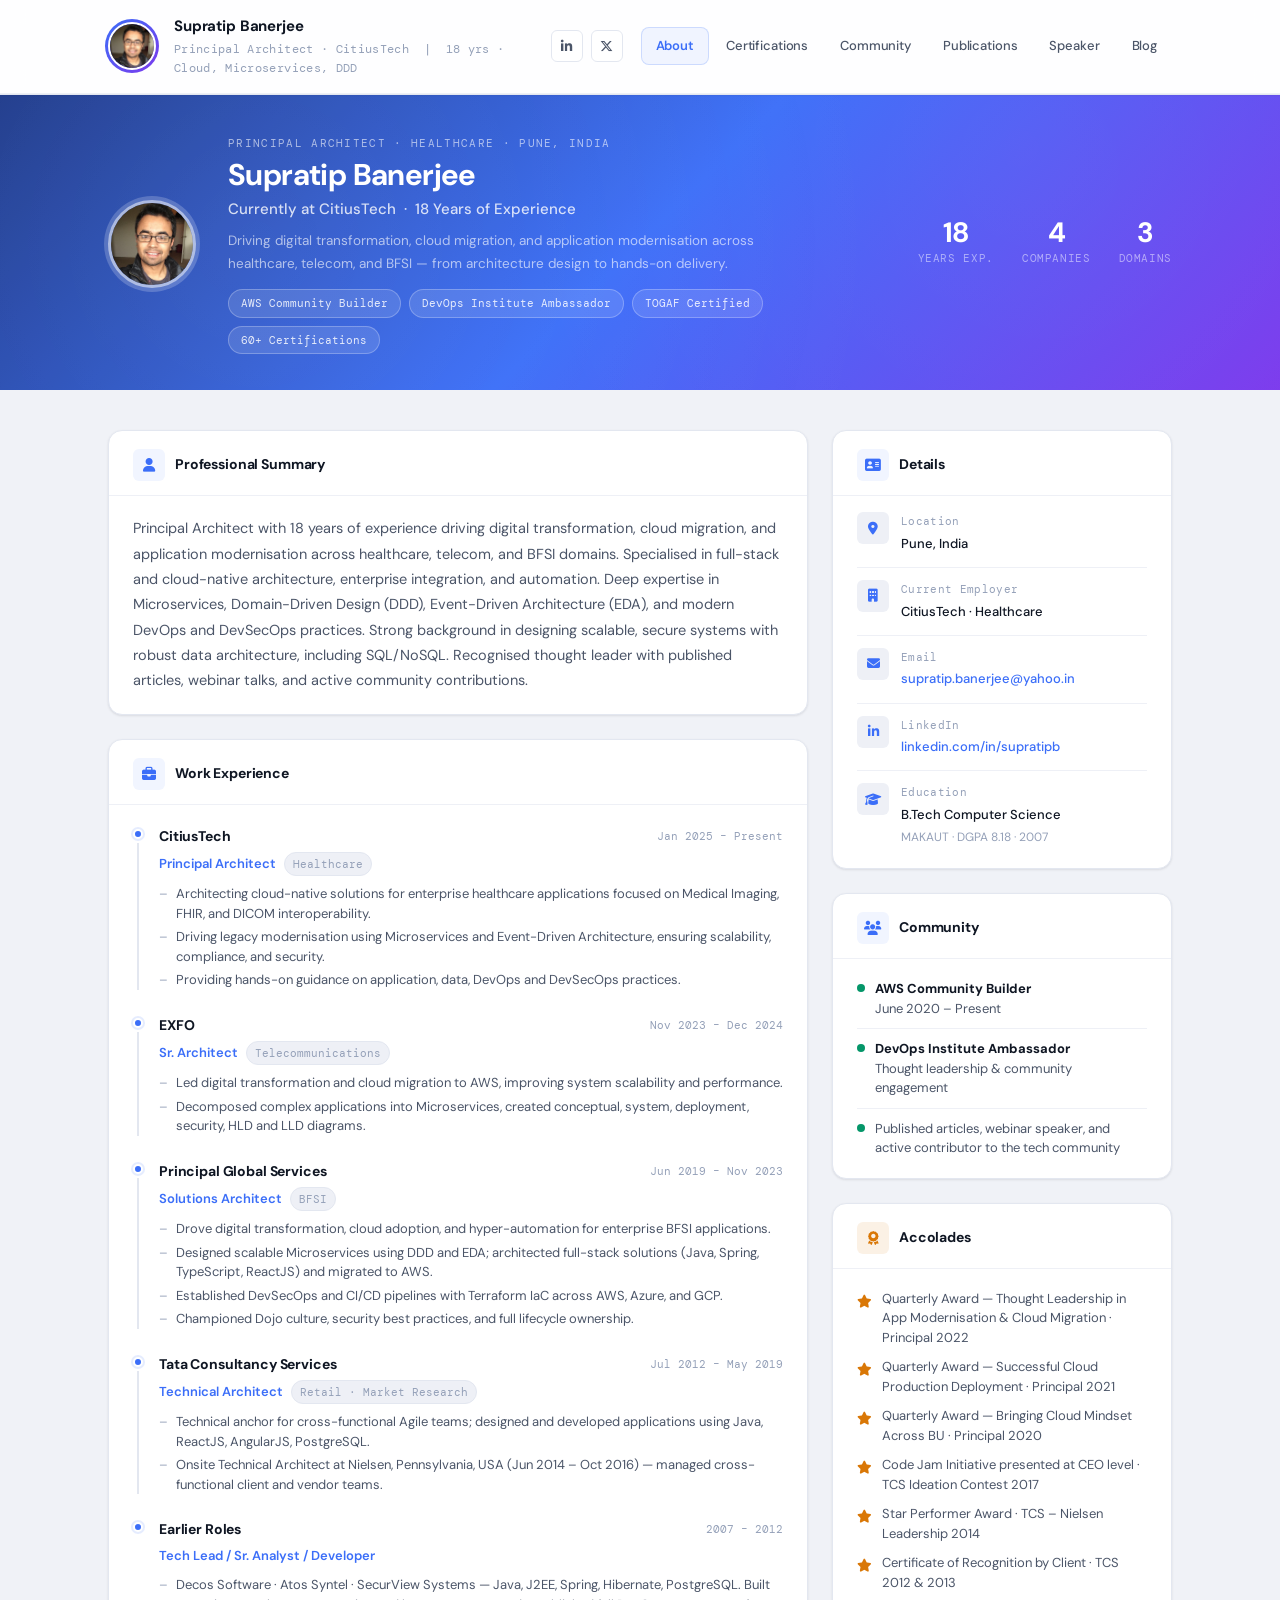
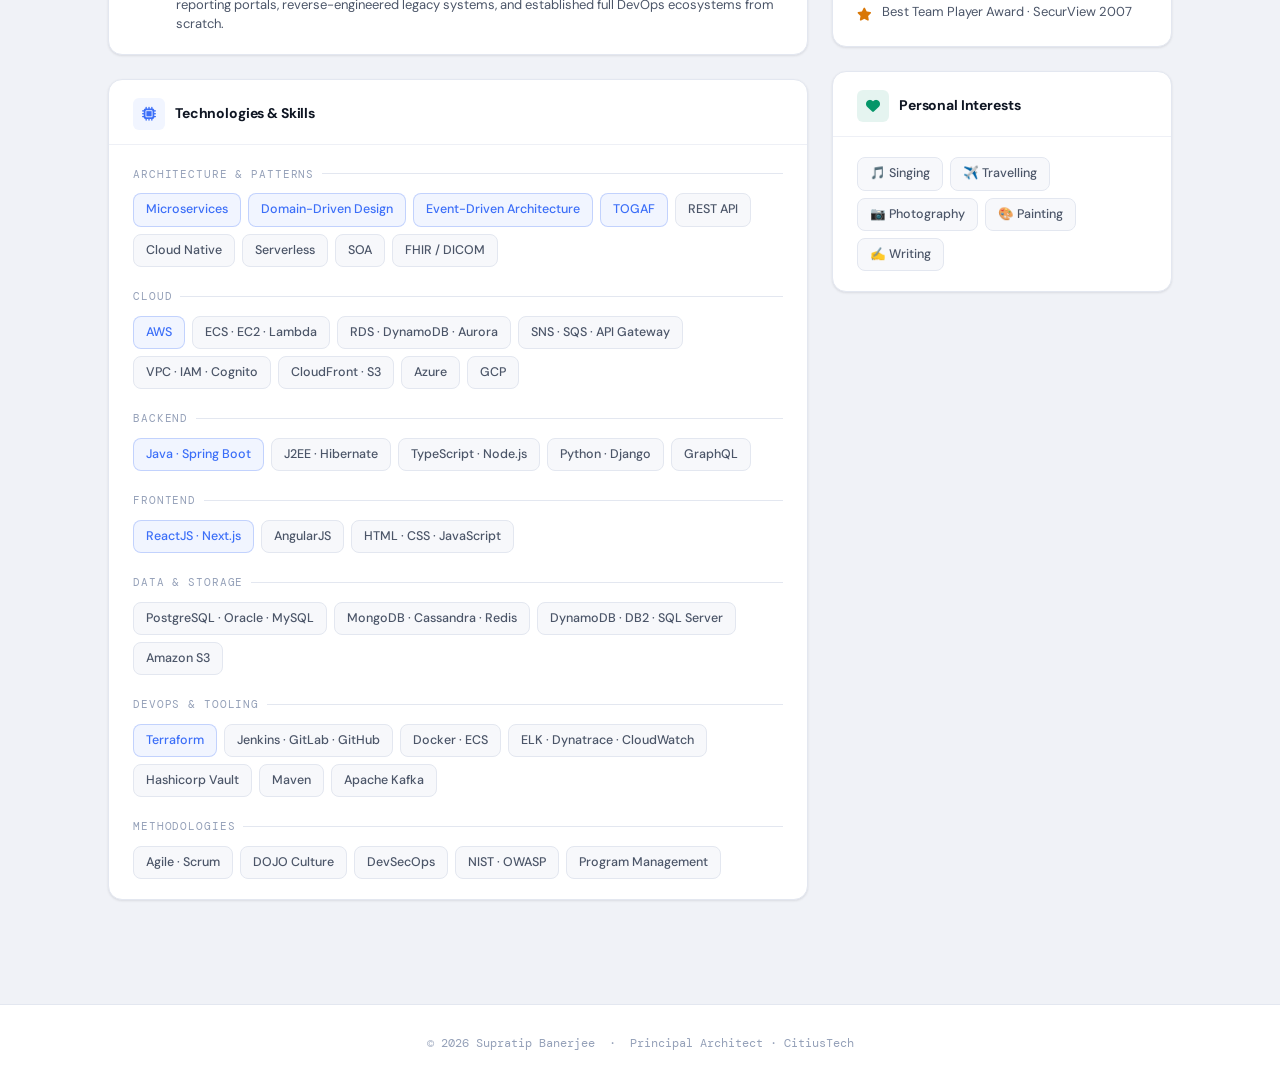
<file: about.html>
<!DOCTYPE html>
<html lang="en">
<head>
  <meta charset="UTF-8" />
  <title>Supratip Banerjee · About</title>
  <link rel="icon" href="files/icons/title_icon.png" type="image/x-icon" />
  <meta name="viewport" content="width=device-width, initial-scale=1" />
  <link rel="preconnect" href="https://fonts.googleapis.com" />
  <link rel="preconnect" href="https://fonts.gstatic.com" crossorigin />
  <link href="https://fonts.googleapis.com/css2?family=DM+Sans:wght@300;400;500;600;700&family=DM+Mono:wght@400;500&display=swap" rel="stylesheet" />
  <link rel="stylesheet" href="https://cdnjs.cloudflare.com/ajax/libs/font-awesome/6.5.0/css/all.min.css" />

  <style>
    :root {
      --bg:             #f0f2f7;
      --surface:        #ffffff;
      --surface-2:      #f7f8fb;
      --surface-3:      #eef0f6;
      --border:         #e3e7f0;
      --border-light:   #eef0f6;
      --accent:         #3b6ef8;
      --accent-hover:   #2554d4;
      --accent-dim:     rgba(59,110,248,0.07);
      --accent-dim2:    rgba(59,110,248,0.13);
      --purple:         #7c3aed;
      --green:          #059669;
      --amber:          #d97706;
      --text-primary:   #0f1623;
      --text-secondary: #4b5568;
      --text-muted:     #94a0b8;
      --shadow-sm:      0 1px 3px rgba(15,22,35,0.06), 0 1px 2px rgba(15,22,35,0.04);
      --shadow-md:      0 4px 16px rgba(15,22,35,0.08), 0 1px 4px rgba(15,22,35,0.05);
      --shadow-hover:   0 8px 28px rgba(59,110,248,0.13), 0 2px 8px rgba(15,22,35,0.06);
      --radius:         14px;
      --radius-sm:      8px;
      --radius-xs:      6px;
      --font-body:      'DM Sans', sans-serif;
      --font-mono:      'DM Mono', monospace;
      --transition:     0.18s ease;
      --max-w:          1120px;
    }

    *, *::before, *::after { box-sizing: border-box; margin: 0; padding: 0; }
    html { scroll-behavior: smooth; }
    body {
      background: var(--bg);
      color: var(--text-primary);
      font-family: var(--font-body);
      font-size: 15px;
      line-height: 1.7;
      -webkit-font-smoothing: antialiased;
    }
    a { color: var(--accent); text-decoration: none; transition: all var(--transition); }
    a:hover { opacity: 0.8; }
    img { display: block; max-width: 100%; }
    .container { max-width: var(--max-w); margin: 0 auto; padding: 0 28px; }

    /* ══ HEADER (shared) ══ */
    .site-header {
      background: rgba(255,255,255,0.92);
      backdrop-filter: blur(12px);
      -webkit-backdrop-filter: blur(12px);
      border-bottom: 1px solid var(--border-light);
      position: sticky; top: 0; z-index: 100;
      box-shadow: 0 1px 0 var(--border), var(--shadow-sm);
    }
    .header-inner {
      display: flex; align-items: center; gap: 18px;
      padding: 14px 28px; max-width: var(--max-w); margin: 0 auto;
    }
    .profile-avatar-wrap { position: relative; flex-shrink: 0; }
    .profile-avatar-wrap::before {
      content: ''; position: absolute; inset: -3px; border-radius: 50%;
      background: linear-gradient(135deg, var(--accent), var(--purple)); z-index: 0;
    }
    .profile-avatar {
      width: 48px; height: 48px; border-radius: 50%; object-fit: cover;
      border: 2.5px solid #fff; position: relative; z-index: 1; display: block;
    }
    .profile-info { flex: 1; min-width: 0; }
    .profile-name { font-size: 15px; font-weight: 700; color: var(--text-primary); letter-spacing: -0.01em; white-space: nowrap; overflow: hidden; text-overflow: ellipsis; }
    .profile-title { font-size: 11.5px; color: var(--text-muted); font-family: var(--font-mono); letter-spacing: 0.03em; }
    .social-links { display: flex; gap: 8px; align-items: center; }
    .social-links a {
      display: flex; align-items: center; justify-content: center;
      width: 32px; height: 32px; border-radius: var(--radius-xs);
      border: 1px solid var(--border); background: var(--surface);
      color: var(--text-secondary); font-size: 13px; transition: all var(--transition);
    }
    .social-links a:hover { color: var(--accent); border-color: var(--accent); background: var(--accent-dim); opacity: 1; transform: translateY(-1px); }
    .site-nav { display: flex; gap: 2px; align-items: center; }
    .nav-link { font-size: 13px; font-weight: 500; color: var(--text-secondary); padding: 7px 14px; border-radius: var(--radius-sm); border: 1px solid transparent; transition: all var(--transition); white-space: nowrap; letter-spacing: -0.01em; }
    .nav-link:hover { color: var(--text-primary); background: var(--surface-3); opacity: 1; }
    .nav-link.active { color: var(--accent); background: var(--accent-dim); border-color: rgba(59,110,248,0.2); font-weight: 600; opacity: 1; }
    .hamburger { display: none; flex-direction: column; gap: 5px; cursor: pointer; padding: 6px; background: none; border: none; margin-left: auto; }
    .hamburger span { display: block; width: 22px; height: 2px; background: var(--text-secondary); border-radius: 2px; transition: all var(--transition); }
    .mobile-nav { display: none; background: var(--surface); border-top: 1px solid var(--border-light); padding: 10px 20px 14px; flex-wrap: wrap; gap: 4px; }
    .mobile-nav.open { display: flex; }

    /* ══ HERO ══ */
    .hero-strip {
      background: linear-gradient(135deg, #1e3a8a 0%, #3b6ef8 50%, #7c3aed 100%);
      padding: 40px 0 36px; position: relative; overflow: hidden;
    }
    .hero-strip::before {
      content: ''; position: absolute; inset: 0;
      background: radial-gradient(circle at 20% 50%, rgba(255,255,255,0.06) 0%, transparent 60%),
                  radial-gradient(circle at 80% 20%, rgba(255,255,255,0.04) 0%, transparent 50%);
    }
    .hero-inner {
      max-width: var(--max-w); margin: 0 auto; padding: 0 28px;
      position: relative; display: flex; align-items: center; gap: 32px; flex-wrap: wrap;
    }
    .hero-avatar-wrap { position: relative; flex-shrink: 0; }
    .hero-avatar-wrap::before {
      content: ''; position: absolute; inset: -4px; border-radius: 50%;
      background: rgba(255,255,255,0.2);
    }
    .hero-avatar {
      width: 88px; height: 88px; border-radius: 50%; object-fit: cover;
      border: 3px solid rgba(255,255,255,0.5); position: relative; z-index: 1;
    }
    .hero-text { flex: 1; min-width: 220px; }
    .hero-eyebrow { font-size: 11px; font-family: var(--font-mono); color: rgba(255,255,255,0.6); letter-spacing: 0.12em; text-transform: uppercase; margin-bottom: 6px; }
    .hero-name { font-size: 30px; font-weight: 700; color: #fff; letter-spacing: -0.02em; line-height: 1.15; margin-bottom: 4px; }
    .hero-role { font-size: 15px; color: rgba(255,255,255,0.8); margin-bottom: 8px; font-weight: 500; }
    .hero-intro { font-size: 13.5px; color: rgba(255,255,255,0.62); max-width: 540px; line-height: 1.65; }
    .hero-badges { display: flex; gap: 8px; flex-wrap: wrap; margin-top: 14px; }
    .hero-badge {
      font-size: 11px; font-family: var(--font-mono); padding: 4px 12px;
      border-radius: 20px; border: 1px solid rgba(255,255,255,0.25);
      background: rgba(255,255,255,0.12); color: rgba(255,255,255,0.85);
    }
    .hero-stats { display: flex; gap: 28px; flex-wrap: wrap; flex-shrink: 0; }
    .stat-item { text-align: center; }
    .stat-number { font-size: 28px; font-weight: 700; color: #fff; line-height: 1; letter-spacing: -0.02em; }
    .stat-label { font-size: 10.5px; color: rgba(255,255,255,0.5); font-family: var(--font-mono); letter-spacing: 0.06em; margin-top: 3px; text-transform: uppercase; }

    /* ══ MAIN ══ */
    .main { padding: 40px 0 80px; }
    .two-col { display: grid; grid-template-columns: 1fr 340px; gap: 24px; align-items: start; }

    /* ══ SECTION CARD ══ */
    .section-card {
      background: var(--surface); border: 1px solid var(--border);
      border-radius: var(--radius); box-shadow: var(--shadow-sm); overflow: hidden;
      margin-bottom: 24px;
    }
    .section-head {
      padding: 18px 24px 14px;
      border-bottom: 1px solid var(--border-light);
      display: flex; align-items: center; gap: 10px;
    }
    .section-icon {
      width: 32px; height: 32px; border-radius: var(--radius-xs);
      background: var(--accent-dim); color: var(--accent);
      display: flex; align-items: center; justify-content: center; font-size: 14px; flex-shrink: 0;
    }
    .section-title { font-size: 14px; font-weight: 700; color: var(--text-primary); letter-spacing: -0.01em; }
    .section-body { padding: 20px 24px; }

    /* ══ SUMMARY ══ */
    .summary-text { font-size: 14.5px; color: var(--text-secondary); line-height: 1.75; }

    /* ══ EXPERIENCE TIMELINE ══ */
    .timeline { display: flex; flex-direction: column; gap: 0; }
    .timeline-item { display: flex; gap: 16px; padding-bottom: 24px; position: relative; }
    .timeline-item:last-child { padding-bottom: 0; }
    .timeline-left { display: flex; flex-direction: column; align-items: center; flex-shrink: 0; }
    .timeline-dot {
      width: 10px; height: 10px; border-radius: 50%;
      background: var(--accent); border: 2px solid var(--surface);
      box-shadow: 0 0 0 2px var(--accent-dim2); flex-shrink: 0; margin-top: 4px;
    }
    .timeline-line {
      width: 2px; flex: 1; background: var(--border); margin-top: 4px;
    }
    .timeline-item:last-child .timeline-line { display: none; }
    .timeline-content { flex: 1; min-width: 0; }
    .timeline-header { display: flex; align-items: flex-start; justify-content: space-between; gap: 12px; flex-wrap: wrap; margin-bottom: 3px; }
    .timeline-company { font-size: 14px; font-weight: 700; color: var(--text-primary); letter-spacing: -0.01em; }
    .timeline-period { font-size: 11px; font-family: var(--font-mono); color: var(--text-muted); white-space: nowrap; margin-top: 2px; }
    .timeline-role-row { display: flex; align-items: center; gap: 8px; margin-bottom: 8px; flex-wrap: wrap; }
    .timeline-role { font-size: 13px; font-weight: 600; color: var(--accent); }
    .timeline-domain {
      font-size: 11px; font-family: var(--font-mono); padding: 2px 8px;
      border-radius: 20px; background: var(--surface-3); border: 1px solid var(--border);
      color: var(--text-muted);
    }
    .timeline-bullets { padding-left: 0; list-style: none; display: flex; flex-direction: column; gap: 4px; }
    .timeline-bullets li { font-size: 13px; color: var(--text-secondary); display: flex; gap: 8px; line-height: 1.5; }
    .timeline-bullets li::before { content: '–'; color: var(--text-muted); flex-shrink: 0; }

    /* ══ SKILLS / TECH ══ */
    .skill-group { margin-bottom: 20px; }
    .skill-group:last-child { margin-bottom: 0; }
    .skill-group-label {
      font-size: 11px; font-family: var(--font-mono); letter-spacing: 0.08em;
      text-transform: uppercase; color: var(--text-muted); margin-bottom: 10px;
      display: flex; align-items: center; gap: 8px;
    }
    .skill-group-label::after { content: ''; flex: 1; height: 1px; background: var(--border); }
    .skill-tags { display: flex; flex-wrap: wrap; gap: 7px; }
    .skill-tag {
      font-size: 12.5px; font-weight: 500; padding: 5px 12px;
      border-radius: var(--radius-sm); border: 1px solid var(--border);
      background: var(--surface-2); color: var(--text-secondary);
      transition: all var(--transition); cursor: default;
    }
    .skill-tag:hover { border-color: var(--accent); color: var(--accent); background: var(--accent-dim); }
    .skill-tag.highlight { background: var(--accent-dim); border-color: rgba(59,110,248,0.25); color: var(--accent); }

    /* ══ SIDEBAR CARDS ══ */
    .info-row { display: flex; align-items: flex-start; gap: 12px; padding: 12px 0; border-bottom: 1px solid var(--border-light); }
    .info-row:last-child { border-bottom: none; padding-bottom: 0; }
    .info-row:first-child { padding-top: 0; }
    .info-icon { width: 32px; height: 32px; border-radius: var(--radius-xs); background: var(--surface-3); color: var(--accent); display: flex; align-items: center; justify-content: center; font-size: 13px; flex-shrink: 0; }
    .info-label { font-size: 11px; font-family: var(--font-mono); color: var(--text-muted); letter-spacing: 0.03em; margin-bottom: 2px; }
    .info-value { font-size: 13px; font-weight: 500; color: var(--text-primary); }
    .info-value a { color: var(--accent); }

    /* Accolades */
    .accolade-list { display: flex; flex-direction: column; gap: 10px; }
    .accolade-item { display: flex; gap: 10px; align-items: flex-start; }
    .accolade-icon { color: var(--amber); font-size: 13px; margin-top: 2px; flex-shrink: 0; }
    .accolade-text { font-size: 13px; color: var(--text-secondary); line-height: 1.5; }

    /* Community */
    .community-item { display: flex; gap: 10px; align-items: flex-start; padding: 10px 0; border-bottom: 1px solid var(--border-light); }
    .community-item:last-child { border-bottom: none; padding-bottom: 0; }
    .community-item:first-child { padding-top: 0; }
    .community-dot { width: 8px; height: 8px; border-radius: 50%; background: var(--green); flex-shrink: 0; margin-top: 5px; }
    .community-text { font-size: 13px; color: var(--text-secondary); line-height: 1.5; }
    .community-text strong { color: var(--text-primary); }

    /* ══ FOOTER ══ */
    .site-footer { border-top: 1px solid var(--border); padding: 28px; text-align: center; font-size: 12px; color: var(--text-muted); font-family: var(--font-mono); background: var(--surface); }

    /* ══ RESPONSIVE ══ */
    @media (max-width: 900px) {
      .two-col { grid-template-columns: 1fr; }
    }
    @media (max-width: 768px) {
      .header-inner { padding: 12px 20px; gap: 12px; }
      .site-nav { display: none; }
      .hamburger { display: flex; }
      .hero-strip { padding: 28px 0; }
      .hero-name { font-size: 24px; }
      .hero-stats { gap: 16px; }
      .container { padding: 0 20px; }
    }
    @media (max-width: 520px) {
      .hero-inner { flex-direction: column; }
      .hero-avatar { width: 68px; height: 68px; }
    }
  </style>
</head>
<body>

<!-- ── Header ── -->
<header class="site-header">
  <div class="header-inner">
    <div class="profile-avatar-wrap">
      <img class="profile-avatar" src="assets/images/profile.png" alt="Supratip Banerjee" />
    </div>
    <div class="profile-info">
      <div class="profile-name">Supratip Banerjee</div>
      <div class="profile-title">Principal Architect · CitiusTech &nbsp;|&nbsp; 18 yrs · Cloud, Microservices, DDD</div>
    </div>
    <div class="social-links">
      <a href="https://www.linkedin.com/in/supratipb/" target="_blank" aria-label="LinkedIn"><i class="fab fa-linkedin-in"></i></a>
      <a href="https://twitter.com/supratip" target="_blank" aria-label="Twitter"><i class="fab fa-x-twitter"></i></a>
    </div>
    <nav class="site-nav" aria-label="Main navigation">
      <a href="about.html" class="nav-link active">About</a>
      <a href="index.html" class="nav-link">Certifications</a>
      <a href="comm.html" class="nav-link">Community</a>
      <a href="publication.html" class="nav-link">Publications</a>
      <a href="speaker.html" class="nav-link">Speaker</a>
      <a href="blog.html" class="nav-link">Blog</a>
    </nav>
    <button class="hamburger" id="hamburgerBtn" aria-label="Toggle menu" aria-expanded="false">
      <span></span><span></span><span></span>
    </button>
  </div>
  <nav class="mobile-nav" id="mobileNav">
    <a href="about.html" class="nav-link active">About</a>
    <a href="index.html" class="nav-link">Certifications</a>
    <a href="comm.html" class="nav-link">Community</a>
    <a href="publication.html" class="nav-link">Publications</a>
    <a href="speaker.html" class="nav-link">Speaker</a>
    <a href="blog.html" class="nav-link">Blog</a>
  </nav>
</header>

<!-- ── Hero ── -->
<div class="hero-strip">
  <div class="hero-inner">
    <div class="hero-avatar-wrap">
      <img class="hero-avatar" src="assets/images/profile.png" alt="Supratip Banerjee" />
    </div>
    <div class="hero-text">
      <div class="hero-eyebrow">Principal Architect · Healthcare · Pune, India</div>
      <h1 class="hero-name">Supratip Banerjee</h1>
      <div class="hero-role">Currently at CitiusTech &nbsp;·&nbsp; 18 Years of Experience</div>
      <div class="hero-intro">Driving digital transformation, cloud migration, and application modernisation across healthcare, telecom, and BFSI — from architecture design to hands-on delivery.</div>
      <div class="hero-badges">
        <span class="hero-badge">AWS Community Builder</span>
        <span class="hero-badge">DevOps Institute Ambassador</span>
        <span class="hero-badge">TOGAF Certified</span>
        <span class="hero-badge">60+ Certifications</span>
      </div>
    </div>
    <div class="hero-stats">
      <div class="stat-item">
        <div class="stat-number">18</div>
        <div class="stat-label">Years Exp.</div>
      </div>
      <div class="stat-item">
        <div class="stat-number">4</div>
        <div class="stat-label">Companies</div>
      </div>
      <div class="stat-item">
        <div class="stat-number">3</div>
        <div class="stat-label">Domains</div>
      </div>
    </div>
  </div>
</div>

<!-- ── Main ── -->
<main class="main">
  <div class="container">
    <div class="two-col">

      <!-- LEFT COLUMN -->
      <div>

        <!-- Summary -->
        <div class="section-card">
          <div class="section-head">
            <div class="section-icon"><i class="fa-solid fa-user"></i></div>
            <div class="section-title">Professional Summary</div>
          </div>
          <div class="section-body">
            <p class="summary-text">
              Principal Architect with 18 years of experience driving digital transformation, cloud migration,
              and application modernisation across healthcare, telecom, and BFSI domains. Specialised in
              full-stack and cloud-native architecture, enterprise integration, and automation. Deep expertise
              in Microservices, Domain-Driven Design (DDD), Event-Driven Architecture (EDA), and modern
              DevOps and DevSecOps practices. Strong background in designing scalable, secure systems with
              robust data architecture, including SQL/NoSQL. Recognised thought leader with published articles,
              webinar talks, and active community contributions.
            </p>
          </div>
        </div>

        <!-- Experience -->
        <div class="section-card">
          <div class="section-head">
            <div class="section-icon"><i class="fa-solid fa-briefcase"></i></div>
            <div class="section-title">Work Experience</div>
          </div>
          <div class="section-body">
            <div class="timeline">

              <div class="timeline-item">
                <div class="timeline-left">
                  <div class="timeline-dot"></div>
                  <div class="timeline-line"></div>
                </div>
                <div class="timeline-content">
                  <div class="timeline-header">
                    <div class="timeline-company">CitiusTech</div>
                    <div class="timeline-period">Jan 2025 – Present</div>
                  </div>
                  <div class="timeline-role-row">
                    <span class="timeline-role">Principal Architect</span>
                    <span class="timeline-domain">Healthcare</span>
                  </div>
                  <ul class="timeline-bullets">
                    <li>Architecting cloud-native solutions for enterprise healthcare applications focused on Medical Imaging, FHIR, and DICOM interoperability.</li>
                    <li>Driving legacy modernisation using Microservices and Event-Driven Architecture, ensuring scalability, compliance, and security.</li>
                    <li>Providing hands-on guidance on application, data, DevOps and DevSecOps practices.</li>
                  </ul>
                </div>
              </div>

              <div class="timeline-item">
                <div class="timeline-left">
                  <div class="timeline-dot"></div>
                  <div class="timeline-line"></div>
                </div>
                <div class="timeline-content">
                  <div class="timeline-header">
                    <div class="timeline-company">EXFO</div>
                    <div class="timeline-period">Nov 2023 – Dec 2024</div>
                  </div>
                  <div class="timeline-role-row">
                    <span class="timeline-role">Sr. Architect</span>
                    <span class="timeline-domain">Telecommunications</span>
                  </div>
                  <ul class="timeline-bullets">
                    <li>Led digital transformation and cloud migration to AWS, improving system scalability and performance.</li>
                    <li>Decomposed complex applications into Microservices, created conceptual, system, deployment, security, HLD and LLD diagrams.</li>
                  </ul>
                </div>
              </div>

              <div class="timeline-item">
                <div class="timeline-left">
                  <div class="timeline-dot"></div>
                  <div class="timeline-line"></div>
                </div>
                <div class="timeline-content">
                  <div class="timeline-header">
                    <div class="timeline-company">Principal Global Services</div>
                    <div class="timeline-period">Jun 2019 – Nov 2023</div>
                  </div>
                  <div class="timeline-role-row">
                    <span class="timeline-role">Solutions Architect</span>
                    <span class="timeline-domain">BFSI</span>
                  </div>
                  <ul class="timeline-bullets">
                    <li>Drove digital transformation, cloud adoption, and hyper-automation for enterprise BFSI applications.</li>
                    <li>Designed scalable Microservices using DDD and EDA; architected full-stack solutions (Java, Spring, TypeScript, ReactJS) and migrated to AWS.</li>
                    <li>Established DevSecOps and CI/CD pipelines with Terraform IaC across AWS, Azure, and GCP.</li>
                    <li>Championed Dojo culture, security best practices, and full lifecycle ownership.</li>
                  </ul>
                </div>
              </div>

              <div class="timeline-item">
                <div class="timeline-left">
                  <div class="timeline-dot"></div>
                  <div class="timeline-line"></div>
                </div>
                <div class="timeline-content">
                  <div class="timeline-header">
                    <div class="timeline-company">Tata Consultancy Services</div>
                    <div class="timeline-period">Jul 2012 – May 2019</div>
                  </div>
                  <div class="timeline-role-row">
                    <span class="timeline-role">Technical Architect</span>
                    <span class="timeline-domain">Retail · Market Research</span>
                  </div>
                  <ul class="timeline-bullets">
                    <li>Technical anchor for cross-functional Agile teams; designed and developed applications using Java, ReactJS, AngularJS, PostgreSQL.</li>
                    <li>Onsite Technical Architect at Nielsen, Pennsylvania, USA (Jun 2014 – Oct 2016) — managed cross-functional client and vendor teams.</li>
                  </ul>
                </div>
              </div>

              <div class="timeline-item">
                <div class="timeline-left">
                  <div class="timeline-dot"></div>
                  <div class="timeline-line"></div>
                </div>
                <div class="timeline-content">
                  <div class="timeline-header">
                    <div class="timeline-company">Earlier Roles</div>
                    <div class="timeline-period">2007 – 2012</div>
                  </div>
                  <div class="timeline-role-row">
                    <span class="timeline-role">Tech Lead / Sr. Analyst / Developer</span>
                  </div>
                  <ul class="timeline-bullets">
                    <li>Decos Software · Atos Syntel · SecurView Systems — Java, J2EE, Spring, Hibernate, PostgreSQL. Built reporting portals, reverse-engineered legacy systems, and established full DevOps ecosystems from scratch.</li>
                  </ul>
                </div>
              </div>

            </div>
          </div>
        </div>

        <!-- Tech & Skills -->
        <div class="section-card">
          <div class="section-head">
            <div class="section-icon"><i class="fa-solid fa-microchip"></i></div>
            <div class="section-title">Technologies &amp; Skills</div>
          </div>
          <div class="section-body">

            <div class="skill-group">
              <div class="skill-group-label">Architecture &amp; Patterns</div>
              <div class="skill-tags">
                <span class="skill-tag highlight">Microservices</span>
                <span class="skill-tag highlight">Domain-Driven Design</span>
                <span class="skill-tag highlight">Event-Driven Architecture</span>
                <span class="skill-tag highlight">TOGAF</span>
                <span class="skill-tag">REST API</span>
                <span class="skill-tag">Cloud Native</span>
                <span class="skill-tag">Serverless</span>
                <span class="skill-tag">SOA</span>
                <span class="skill-tag">FHIR / DICOM</span>
              </div>
            </div>

            <div class="skill-group">
              <div class="skill-group-label">Cloud</div>
              <div class="skill-tags">
                <span class="skill-tag highlight">AWS</span>
                <span class="skill-tag">ECS · EC2 · Lambda</span>
                <span class="skill-tag">RDS · DynamoDB · Aurora</span>
                <span class="skill-tag">SNS · SQS · API Gateway</span>
                <span class="skill-tag">VPC · IAM · Cognito</span>
                <span class="skill-tag">CloudFront · S3</span>
                <span class="skill-tag">Azure</span>
                <span class="skill-tag">GCP</span>
              </div>
            </div>

            <div class="skill-group">
              <div class="skill-group-label">Backend</div>
              <div class="skill-tags">
                <span class="skill-tag highlight">Java · Spring Boot</span>
                <span class="skill-tag">J2EE · Hibernate</span>
                <span class="skill-tag">TypeScript · Node.js</span>
                <span class="skill-tag">Python · Django</span>
                <span class="skill-tag">GraphQL</span>
              </div>
            </div>

            <div class="skill-group">
              <div class="skill-group-label">Frontend</div>
              <div class="skill-tags">
                <span class="skill-tag highlight">ReactJS · Next.js</span>
                <span class="skill-tag">AngularJS</span>
                <span class="skill-tag">HTML · CSS · JavaScript</span>
              </div>
            </div>

            <div class="skill-group">
              <div class="skill-group-label">Data &amp; Storage</div>
              <div class="skill-tags">
                <span class="skill-tag">PostgreSQL · Oracle · MySQL</span>
                <span class="skill-tag">MongoDB · Cassandra · Redis</span>
                <span class="skill-tag">DynamoDB · DB2 · SQL Server</span>
                <span class="skill-tag">Amazon S3</span>
              </div>
            </div>

            <div class="skill-group">
              <div class="skill-group-label">DevOps &amp; Tooling</div>
              <div class="skill-tags">
                <span class="skill-tag highlight">Terraform</span>
                <span class="skill-tag">Jenkins · GitLab · GitHub</span>
                <span class="skill-tag">Docker · ECS</span>
                <span class="skill-tag">ELK · Dynatrace · CloudWatch</span>
                <span class="skill-tag">Hashicorp Vault</span>
                <span class="skill-tag">Maven</span>
                <span class="skill-tag">Apache Kafka</span>
              </div>
            </div>

            <div class="skill-group">
              <div class="skill-group-label">Methodologies</div>
              <div class="skill-tags">
                <span class="skill-tag">Agile · Scrum</span>
                <span class="skill-tag">DOJO Culture</span>
                <span class="skill-tag">DevSecOps</span>
                <span class="skill-tag">NIST · OWASP</span>
                <span class="skill-tag">Program Management</span>
              </div>
            </div>

          </div>
        </div>

      </div><!-- /LEFT -->

      <!-- RIGHT COLUMN -->
      <div>

        <!-- Contact & Info -->
        <div class="section-card">
          <div class="section-head">
            <div class="section-icon"><i class="fa-solid fa-address-card"></i></div>
            <div class="section-title">Details</div>
          </div>
          <div class="section-body" style="padding-top:16px;">
            <div class="info-row">
              <div class="info-icon"><i class="fa-solid fa-location-dot"></i></div>
              <div>
                <div class="info-label">Location</div>
                <div class="info-value">Pune, India</div>
              </div>
            </div>
            <div class="info-row">
              <div class="info-icon"><i class="fa-solid fa-building"></i></div>
              <div>
                <div class="info-label">Current Employer</div>
                <div class="info-value">CitiusTech · Healthcare</div>
              </div>
            </div>
            <div class="info-row">
              <div class="info-icon"><i class="fa-solid fa-envelope"></i></div>
              <div>
                <div class="info-label">Email</div>
                <div class="info-value"><a href="mailto:supratip.banerjee@yahoo.in">supratip.banerjee@yahoo.in</a></div>
              </div>
            </div>
            <div class="info-row">
              <div class="info-icon"><i class="fab fa-linkedin-in"></i></div>
              <div>
                <div class="info-label">LinkedIn</div>
                <div class="info-value"><a href="https://www.linkedin.com/in/supratipb/" target="_blank">linkedin.com/in/supratipb</a></div>
              </div>
            </div>
            <div class="info-row">
              <div class="info-icon"><i class="fa-solid fa-graduation-cap"></i></div>
              <div>
                <div class="info-label">Education</div>
                <div class="info-value">B.Tech Computer Science<br><span style="font-size:12px;color:var(--text-muted);font-weight:400;">MAKAUT · DGPA 8.18 · 2007</span></div>
              </div>
            </div>
          </div>
        </div>

        <!-- Community -->
        <div class="section-card">
          <div class="section-head">
            <div class="section-icon"><i class="fa-solid fa-users"></i></div>
            <div class="section-title">Community</div>
          </div>
          <div class="section-body">
            <div class="community-item">
              <div class="community-dot"></div>
              <div class="community-text"><strong>AWS Community Builder</strong><br>June 2020 – Present</div>
            </div>
            <div class="community-item">
              <div class="community-dot"></div>
              <div class="community-text"><strong>DevOps Institute Ambassador</strong><br>Thought leadership & community engagement</div>
            </div>
            <div class="community-item">
              <div class="community-dot"></div>
              <div class="community-text">Published articles, webinar speaker, and active contributor to the tech community</div>
            </div>
          </div>
        </div>

        <!-- Accolades -->
        <div class="section-card">
          <div class="section-head">
            <div class="section-icon" style="background:rgba(217,119,6,0.1);color:var(--amber);"><i class="fa-solid fa-award"></i></div>
            <div class="section-title">Accolades</div>
          </div>
          <div class="section-body">
            <div class="accolade-list">
              <div class="accolade-item">
                <div class="accolade-icon"><i class="fa-solid fa-star"></i></div>
                <div class="accolade-text">Quarterly Award — Thought Leadership in App Modernisation & Cloud Migration · Principal 2022</div>
              </div>
              <div class="accolade-item">
                <div class="accolade-icon"><i class="fa-solid fa-star"></i></div>
                <div class="accolade-text">Quarterly Award — Successful Cloud Production Deployment · Principal 2021</div>
              </div>
              <div class="accolade-item">
                <div class="accolade-icon"><i class="fa-solid fa-star"></i></div>
                <div class="accolade-text">Quarterly Award — Bringing Cloud Mindset Across BU · Principal 2020</div>
              </div>
              <div class="accolade-item">
                <div class="accolade-icon"><i class="fa-solid fa-star"></i></div>
                <div class="accolade-text">Code Jam Initiative presented at CEO level · TCS Ideation Contest 2017</div>
              </div>
              <div class="accolade-item">
                <div class="accolade-icon"><i class="fa-solid fa-star"></i></div>
                <div class="accolade-text">Star Performer Award · TCS – Nielsen Leadership 2014</div>
              </div>
              <div class="accolade-item">
                <div class="accolade-icon"><i class="fa-solid fa-star"></i></div>
                <div class="accolade-text">Certificate of Recognition by Client · TCS 2012 &amp; 2013</div>
              </div>
              <div class="accolade-item">
                <div class="accolade-icon"><i class="fa-solid fa-star"></i></div>
                <div class="accolade-text">Best Team Player Award · SecurView 2007</div>
              </div>
            </div>
          </div>
        </div>

        <!-- Interests -->
        <div class="section-card">
          <div class="section-head">
            <div class="section-icon" style="background:rgba(5,150,105,0.1);color:var(--green);"><i class="fa-solid fa-heart"></i></div>
            <div class="section-title">Personal Interests</div>
          </div>
          <div class="section-body">
            <div class="skill-tags">
              <span class="skill-tag">🎵 Singing</span>
              <span class="skill-tag">✈️ Travelling</span>
              <span class="skill-tag">📷 Photography</span>
              <span class="skill-tag">🎨 Painting</span>
              <span class="skill-tag">✍️ Writing</span>
            </div>
          </div>
        </div>

      </div><!-- /RIGHT -->
    </div>
  </div>
</main>

<footer class="site-footer">
  &copy; <span id="year"></span> Supratip Banerjee &nbsp;·&nbsp; Principal Architect · CitiusTech
</footer>

<script>
  document.getElementById('year').textContent = new Date().getFullYear();
  document.getElementById('hamburgerBtn').addEventListener('click', function () {
    const nav = document.getElementById('mobileNav');
    const open = nav.classList.toggle('open');
    this.setAttribute('aria-expanded', open);
  });
</script>
</body>
</html>
</file>
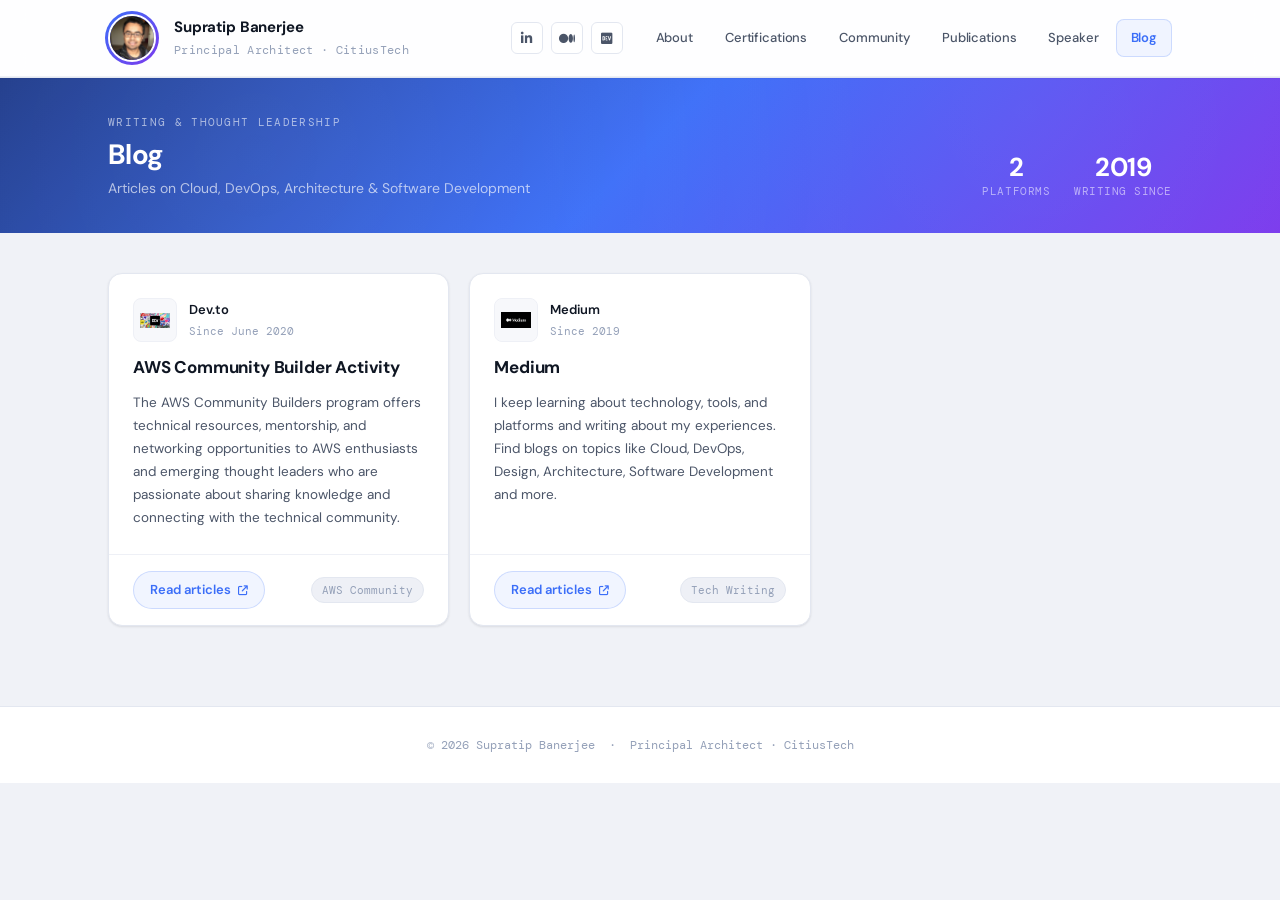
<file: blog.html>
<!DOCTYPE html>
<html lang="en">
<head>
  <meta charset="UTF-8" />
  <title>Supratip Banerjee · Blog</title>
  <link rel="icon" href="files/icons/title_icon.png" type="image/x-icon" />
  <meta name="viewport" content="width=device-width, initial-scale=1" />
  <link rel="preconnect" href="https://fonts.googleapis.com" />
  <link rel="preconnect" href="https://fonts.gstatic.com" crossorigin />
  <link href="https://fonts.googleapis.com/css2?family=DM+Sans:wght@300;400;500;600;700&family=DM+Mono:wght@400;500&display=swap" rel="stylesheet" />
  <link rel="stylesheet" href="https://cdnjs.cloudflare.com/ajax/libs/font-awesome/6.5.0/css/all.min.css" />

  <style>
    :root {
      --bg:             #f0f2f7;
      --surface:        #ffffff;
      --surface-2:      #f7f8fb;
      --surface-3:      #eef0f6;
      --border:         #e3e7f0;
      --border-light:   #eef0f6;
      --accent:         #3b6ef8;
      --accent-dim:     rgba(59,110,248,0.07);
      --accent-dim2:    rgba(59,110,248,0.13);
      --purple:         #7c3aed;
      --text-primary:   #0f1623;
      --text-secondary: #4b5568;
      --text-muted:     #94a0b8;
      --shadow-sm:      0 1px 3px rgba(15,22,35,0.06), 0 1px 2px rgba(15,22,35,0.04);
      --shadow-hover:   0 8px 28px rgba(59,110,248,0.13), 0 2px 8px rgba(15,22,35,0.06);
      --radius:         14px;
      --radius-sm:      8px;
      --radius-xs:      6px;
      --font-body:      'DM Sans', sans-serif;
      --font-mono:      'DM Mono', monospace;
      --transition:     0.18s ease;
      --max-w:          1120px;
    }

    *, *::before, *::after { box-sizing: border-box; margin: 0; padding: 0; }
    html { scroll-behavior: smooth; }
    body { background: var(--bg); color: var(--text-primary); font-family: var(--font-body); font-size: 15px; line-height: 1.7; -webkit-font-smoothing: antialiased; }
    a { color: var(--accent); text-decoration: none; transition: all var(--transition); }
    a:hover { opacity: 0.8; }
    img { display: block; max-width: 100%; }
    .container { max-width: var(--max-w); margin: 0 auto; padding: 0 28px; }

    /* ══ HEADER ══ */
    .site-header {
      background: rgba(255,255,255,0.92);
      backdrop-filter: blur(12px);
      -webkit-backdrop-filter: blur(12px);
      border-bottom: 1px solid var(--border-light);
      position: sticky; top: 0; z-index: 100;
      box-shadow: 0 1px 0 var(--border), var(--shadow-sm);
    }
    .header-inner { display: flex; align-items: center; gap: 18px; padding: 14px 28px; max-width: var(--max-w); margin: 0 auto; }
    .profile-avatar-wrap { position: relative; flex-shrink: 0; }
    .profile-avatar-wrap::before { content: ''; position: absolute; inset: -3px; border-radius: 50%; background: linear-gradient(135deg, var(--accent), var(--purple)); z-index: 0; }
    .profile-avatar { width: 48px; height: 48px; border-radius: 50%; object-fit: cover; border: 2.5px solid #fff; position: relative; z-index: 1; display: block; }
    .profile-info { flex: 1; min-width: 0; }
    .profile-name { font-size: 15px; font-weight: 700; color: var(--text-primary); letter-spacing: -0.01em; white-space: nowrap; overflow: hidden; text-overflow: ellipsis; }
    .profile-title { font-size: 11.5px; color: var(--text-muted); font-family: var(--font-mono); letter-spacing: 0.03em; }
    .social-links { display: flex; gap: 8px; align-items: center; }
    .social-links a { display: flex; align-items: center; justify-content: center; width: 32px; height: 32px; border-radius: var(--radius-xs); border: 1px solid var(--border); background: var(--surface); color: var(--text-secondary); font-size: 13px; transition: all var(--transition); }
    .social-links a:hover { color: var(--accent); border-color: var(--accent); background: var(--accent-dim); opacity: 1; transform: translateY(-1px); }
    .site-nav { display: flex; gap: 2px; align-items: center; }
    .nav-link { font-size: 13px; font-weight: 500; color: var(--text-secondary); padding: 7px 14px; border-radius: var(--radius-sm); border: 1px solid transparent; transition: all var(--transition); white-space: nowrap; letter-spacing: -0.01em; }
    .nav-link:hover { color: var(--text-primary); background: var(--surface-3); opacity: 1; }
    .nav-link.active { color: var(--accent); background: var(--accent-dim); border-color: rgba(59,110,248,0.2); font-weight: 600; opacity: 1; }
    .hamburger { display: none; flex-direction: column; gap: 5px; cursor: pointer; padding: 6px; background: none; border: none; margin-left: auto; }
    .hamburger span { display: block; width: 22px; height: 2px; background: var(--text-secondary); border-radius: 2px; transition: all var(--transition); }
    .mobile-nav { display: none; background: var(--surface); border-top: 1px solid var(--border-light); padding: 10px 20px 14px; flex-wrap: wrap; gap: 4px; }
    .mobile-nav.open { display: flex; }

    /* ══ HERO ══ */
    .hero-strip {
      background: linear-gradient(135deg, #1e3a8a 0%, #3b6ef8 50%, #7c3aed 100%);
      padding: 36px 0 32px; position: relative; overflow: hidden;
    }
    .hero-strip::before {
      content: ''; position: absolute; inset: 0;
      background: radial-gradient(circle at 20% 50%, rgba(255,255,255,0.06) 0%, transparent 60%),
                  radial-gradient(circle at 80% 20%, rgba(255,255,255,0.04) 0%, transparent 50%);
    }
    .hero-inner { max-width: var(--max-w); margin: 0 auto; padding: 0 28px; position: relative; display: flex; align-items: flex-end; justify-content: space-between; gap: 24px; flex-wrap: wrap; }
    .hero-eyebrow { font-size: 11px; font-family: var(--font-mono); color: rgba(255,255,255,0.6); letter-spacing: 0.12em; text-transform: uppercase; margin-bottom: 6px; }
    .hero-title { font-size: 28px; font-weight: 700; color: #fff; letter-spacing: -0.02em; line-height: 1.2; margin-bottom: 6px; }
    .hero-sub { font-size: 14px; color: rgba(255,255,255,0.65); }
    .hero-stats { display: flex; gap: 24px; flex-wrap: wrap; }
    .stat-item { text-align: center; }
    .stat-number { font-size: 26px; font-weight: 700; color: #fff; line-height: 1; letter-spacing: -0.02em; }
    .stat-label { font-size: 10.5px; color: rgba(255,255,255,0.55); font-family: var(--font-mono); letter-spacing: 0.05em; margin-top: 3px; text-transform: uppercase; }

    /* ══ MAIN ══ */
    .main { padding: 40px 0 80px; }

    /* ══ BLOG GRID ══ */
    .blog-grid {
      display: grid;
      grid-template-columns: repeat(auto-fill, minmax(340px, 1fr));
      gap: 20px;
    }

    /* ══ BLOG CARD ══ */
    .blog-card {
      background: var(--surface);
      border: 1px solid var(--border);
      border-radius: var(--radius);
      box-shadow: var(--shadow-sm);
      overflow: hidden;
      display: flex;
      flex-direction: column;
      transition: all var(--transition);
      animation: fadeUp 0.35s ease both;
      position: relative;
    }
    .blog-card::after {
      content: ''; position: absolute; top: 0; left: 0;
      width: 100%; height: 3px;
      background: linear-gradient(90deg, var(--accent), var(--purple));
      opacity: 0; transition: opacity var(--transition);
    }
    .blog-card:hover { border-color: rgba(59,110,248,0.25); box-shadow: var(--shadow-hover); transform: translateY(-3px); }
    .blog-card:hover::after { opacity: 1; }

    @keyframes fadeUp { from { opacity: 0; transform: translateY(12px); } to { opacity: 1; transform: translateY(0); } }

    .blog-card-body { padding: 24px; flex: 1; display: flex; flex-direction: column; gap: 14px; }
    .blog-platform { display: flex; align-items: center; gap: 12px; }
    .blog-platform-icon { width: 44px; height: 44px; border-radius: var(--radius-sm); background: var(--surface-2); border: 1px solid var(--border-light); display: flex; align-items: center; justify-content: center; overflow: hidden; flex-shrink: 0; }
    .blog-platform-icon img { width: 30px; height: 30px; object-fit: contain; }
    .blog-platform-name { font-size: 13px; font-weight: 600; color: var(--text-primary); }
    .blog-platform-since { font-size: 11px; font-family: var(--font-mono); color: var(--text-muted); margin-top: 1px; }
    .blog-title { font-size: 17px; font-weight: 700; color: var(--text-primary); letter-spacing: -0.01em; line-height: 1.3; }
    .blog-desc { font-size: 13.5px; color: var(--text-secondary); line-height: 1.7; flex: 1; }
    .blog-footer { padding: 16px 24px; border-top: 1px solid var(--border-light); display: flex; align-items: center; justify-content: space-between; gap: 12px; }
    .blog-link { display: inline-flex; align-items: center; gap: 7px; font-size: 13px; font-weight: 600; color: var(--accent); background: var(--accent-dim); border: 1px solid rgba(59,110,248,0.2); padding: 7px 16px; border-radius: 20px; transition: all var(--transition); white-space: nowrap; }
    .blog-link i { font-size: 10px; }
    .blog-link:hover { background: var(--accent); color: #fff; border-color: var(--accent); opacity: 1; }
    .blog-tag { font-size: 11px; font-family: var(--font-mono); color: var(--text-muted); background: var(--surface-3); border: 1px solid var(--border); padding: 3px 10px; border-radius: 20px; white-space: nowrap; }

    /* ══ FOOTER ══ */
    .site-footer { border-top: 1px solid var(--border); padding: 28px; text-align: center; font-size: 12px; color: var(--text-muted); font-family: var(--font-mono); background: var(--surface); }

    /* ══ RESPONSIVE ══ */
    @media (max-width: 768px) {
      .header-inner { padding: 12px 20px; gap: 12px; }
      .site-nav { display: none; }
      .hamburger { display: flex; }
      .hero-strip { padding: 28px 0; }
      .hero-title { font-size: 22px; }
      .container { padding: 0 20px; }
      .blog-grid { grid-template-columns: 1fr; }
    }
    @media (max-width: 480px) {
      .hero-inner { flex-direction: column; align-items: flex-start; }
    }
  </style>
</head>
<body>

<!-- ── Header ── -->
<header class="site-header">
  <div class="header-inner">
    <div class="profile-avatar-wrap">
      <img class="profile-avatar" src="assets/images/profile.png" alt="Supratip Banerjee" />
    </div>
    <div class="profile-info">
      <div class="profile-name">Supratip Banerjee</div>
      <div class="profile-title">Principal Architect · CitiusTech &nbsp;</div>
    </div>
    <div class="social-links">
      <a href="https://www.linkedin.com/in/supratipb/" target="_blank" aria-label="LinkedIn"><i class="fab fa-linkedin-in"></i></a>
      <a href="https://medium.com/@supratip-banerjee" target="_blank" aria-label="Medium"><i class="fab fa-medium"></i></a>
      <a href="https://dev.to/supratipb" target="_blank" aria-label="dev.to"><i class="fab fa-dev"></i></a>
    </div>
    <nav class="site-nav" aria-label="Main navigation">
      <a href="index.html" class="nav-link">About</a>
      <a href="cert.html" class="nav-link">Certifications</a>
      <a href="comm.html" class="nav-link">Community</a>
      <a href="publication.html" class="nav-link">Publications</a>
      <a href="speaker.html" class="nav-link">Speaker</a>
      <a href="blog.html" class="nav-link active">Blog</a>
    </nav>
    <button class="hamburger" id="hamburgerBtn" aria-label="Toggle menu" aria-expanded="false">
      <span></span><span></span><span></span>
    </button>
  </div>
  <nav class="mobile-nav" id="mobileNav">
    <a href="index.html" class="nav-link">About</a>
    <a href="cert.html" class="nav-link">Certifications</a>
    <a href="comm.html" class="nav-link">Community</a>
    <a href="publication.html" class="nav-link">Publications</a>
    <a href="speaker.html" class="nav-link">Speaker</a>
    <a href="blog.html" class="nav-link active">Blog</a>
  </nav>
</header>

<!-- ── Hero ── -->
<div class="hero-strip">
  <div class="hero-inner">
    <div class="hero-text">
      <div class="hero-eyebrow">Writing &amp; Thought Leadership</div>
      <h1 class="hero-title">Blog</h1>
      <div class="hero-sub">Articles on Cloud, DevOps, Architecture &amp; Software Development</div>
    </div>
    <div class="hero-stats">
      <div class="stat-item">
        <div class="stat-number">2</div>
        <div class="stat-label">Platforms</div>
      </div>
      <div class="stat-item">
        <div class="stat-number">2019</div>
        <div class="stat-label">Writing Since</div>
      </div>
    </div>
  </div>
</div>

<!-- ── Main ── -->
<main class="main">
  <div class="container">
    <div class="blog-grid" id="blogGrid"></div>
  </div>
</main>

<footer class="site-footer">
  &copy; <span id="year"></span> Supratip Banerjee &nbsp;·&nbsp; Principal Architect · CitiusTech
</footer>

<script>
// ── DATA ── add more blog platforms here
const BLOGS = [
  {
    platform: "Dev.to",
    icon:     "files/blog_icons/dev_to.png",
    since:    "Since June 2020",
    title:    "AWS Community Builder Activity",
    desc:     "The AWS Community Builders program offers technical resources, mentorship, and networking opportunities to AWS enthusiasts and emerging thought leaders who are passionate about sharing knowledge and connecting with the technical community.",
    url:      "https://dev.to/supratipb",
    tag:      "AWS Community",
    delay:    0,
  },
  {
    platform: "Medium",
    icon:     "files/blog_icons/medium.png",
    since:    "Since 2019",
    title:    "Medium",
    desc:     "I keep learning about technology, tools, and platforms and writing about my experiences. Find blogs on topics like Cloud, DevOps, Design, Architecture, Software Development and more.",
    url:      "https://supratip-banerjee.medium.com/",
    tag:      "Tech Writing",
    delay:    80,
  },
];

function renderBlogs() {
  document.getElementById('blogGrid').innerHTML = BLOGS.map(b => `
    <div class="blog-card" style="animation-delay:${b.delay}ms">
      <div class="blog-card-body">
        <div class="blog-platform">
          <div class="blog-platform-icon">
            <img src="${b.icon}" alt="${b.platform}" />
          </div>
          <div>
            <div class="blog-platform-name">${b.platform}</div>
            <div class="blog-platform-since">${b.since}</div>
          </div>
        </div>
        <div class="blog-title">${b.title}</div>
        <div class="blog-desc">${b.desc}</div>
      </div>
      <div class="blog-footer">
        <a class="blog-link" href="${b.url}" target="_blank" rel="noopener">
          Read articles <i class="fa-solid fa-arrow-up-right-from-square"></i>
        </a>
        <span class="blog-tag">${b.tag}</span>
      </div>
    </div>
  `).join('');
}

document.getElementById('year').textContent = new Date().getFullYear();
document.getElementById('hamburgerBtn').addEventListener('click', function () {
  const nav = document.getElementById('mobileNav');
  this.setAttribute('aria-expanded', nav.classList.toggle('open'));
});
renderBlogs();
</script>
</body>
</html>
</file>
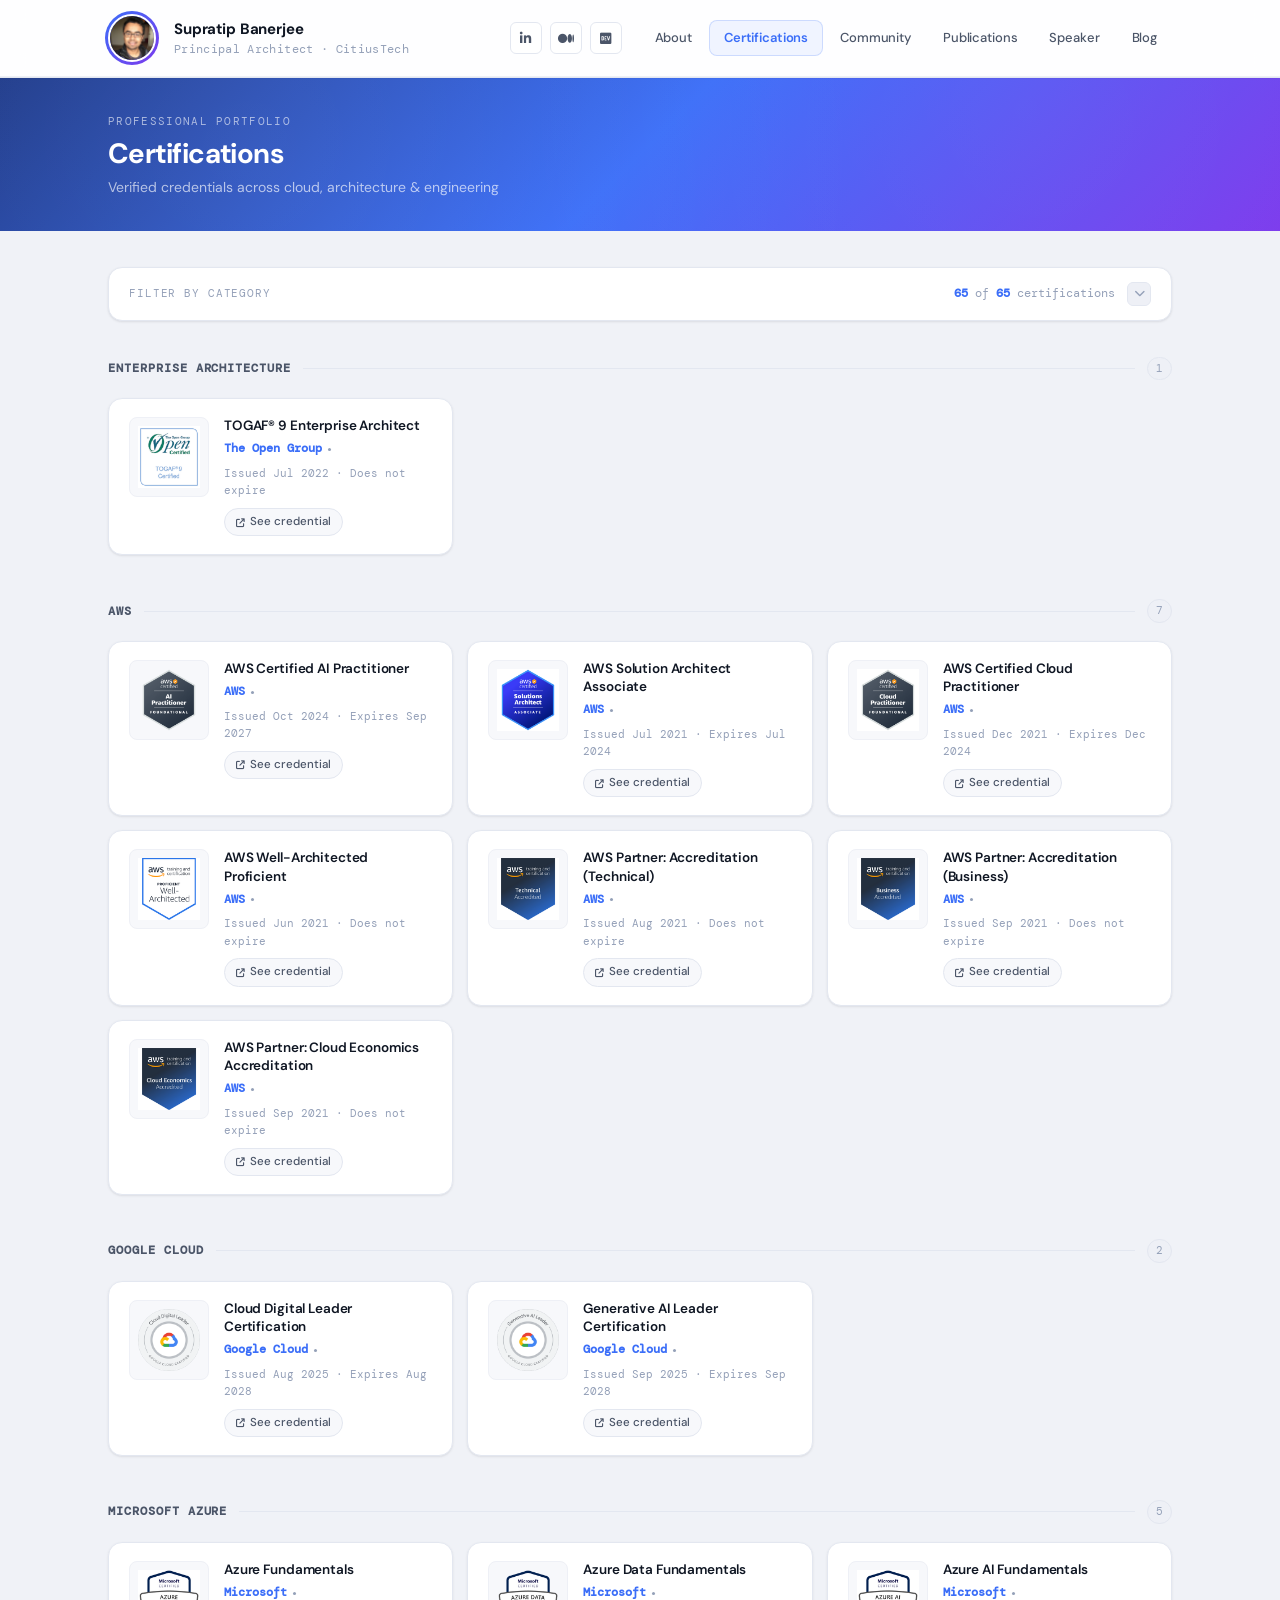
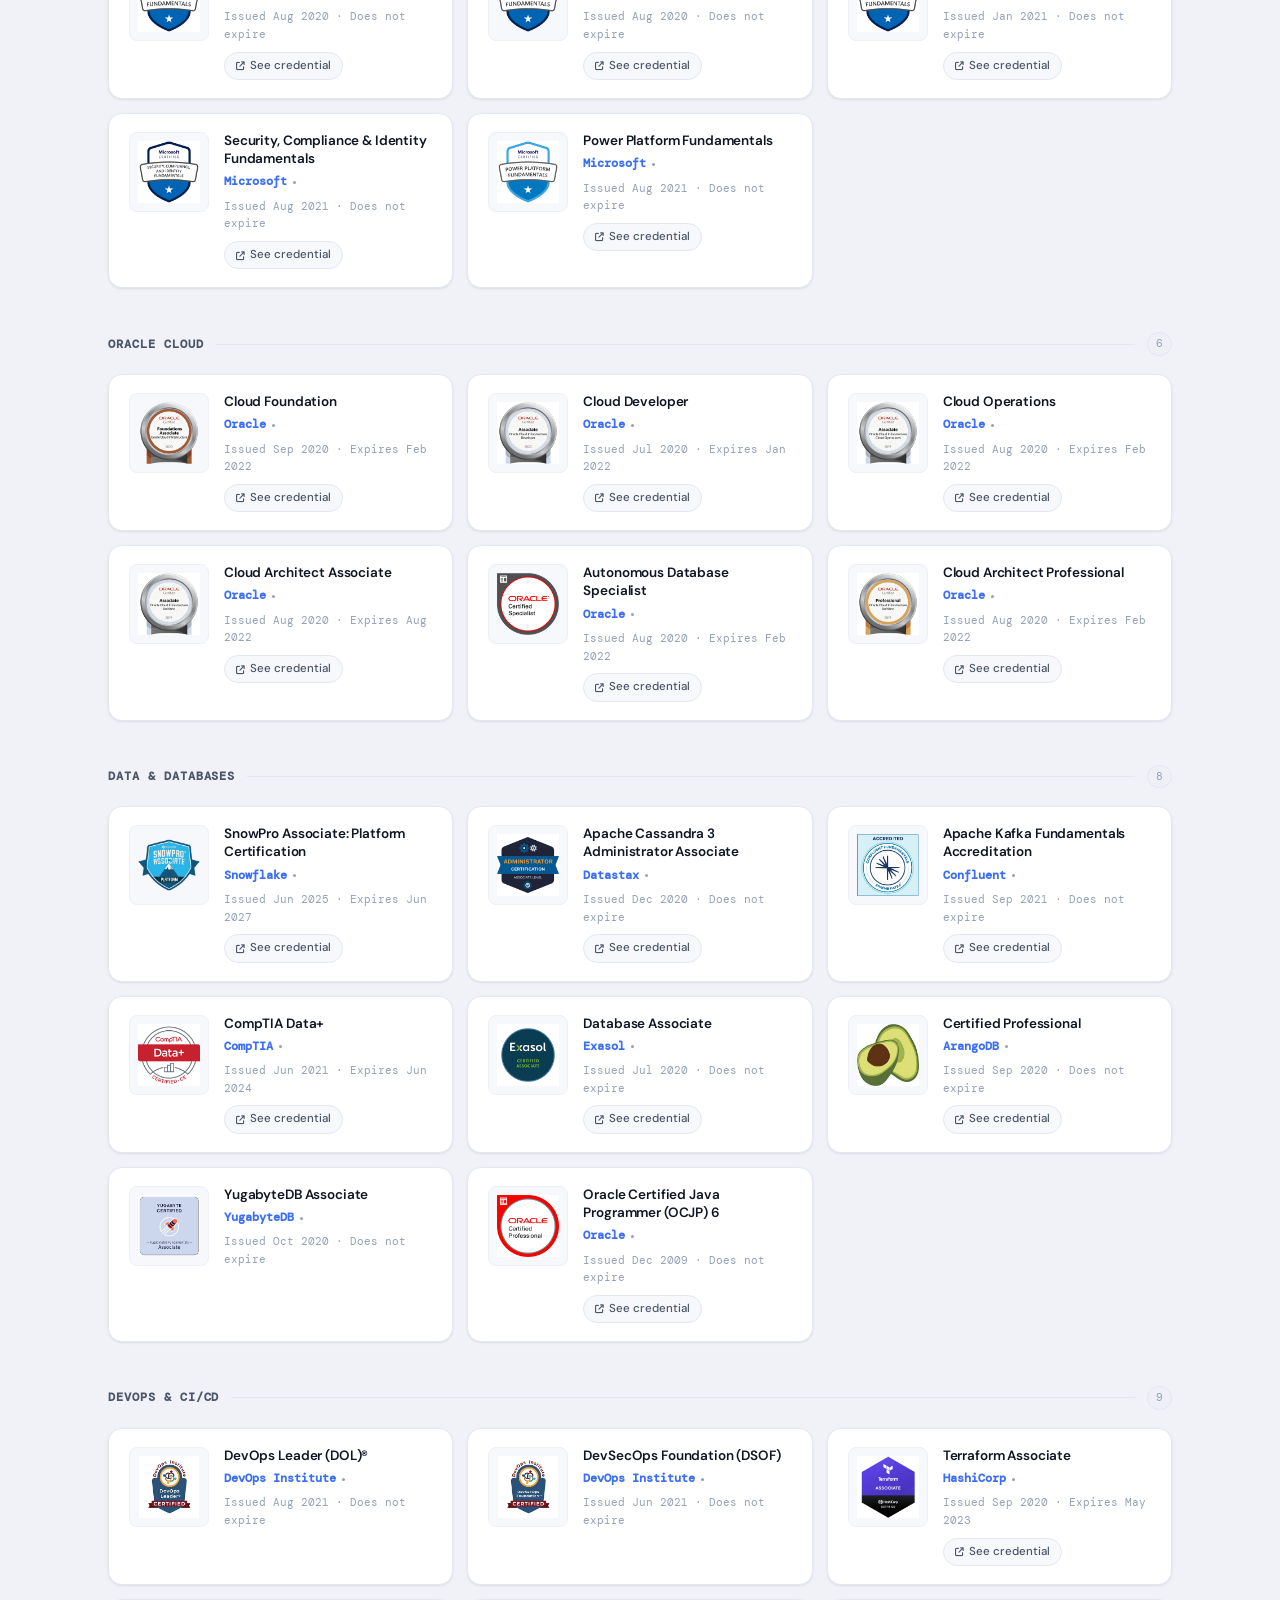
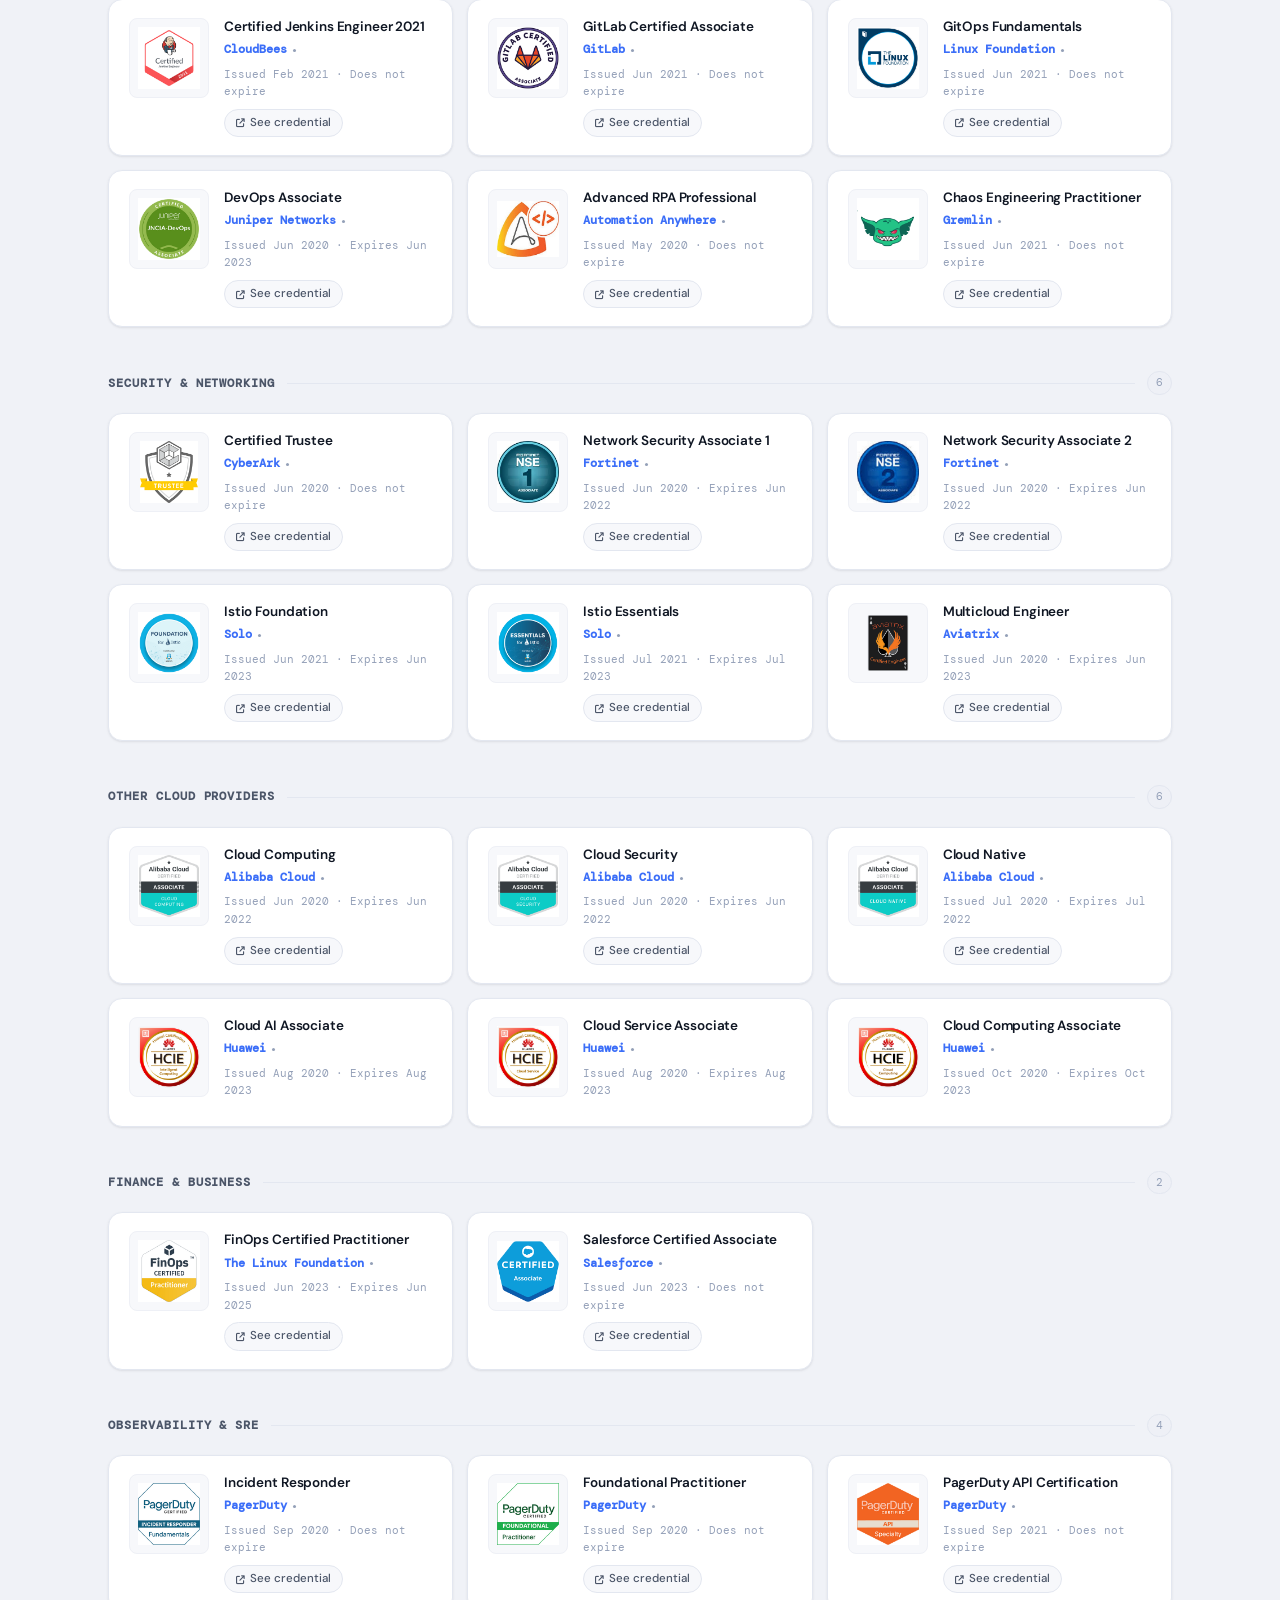
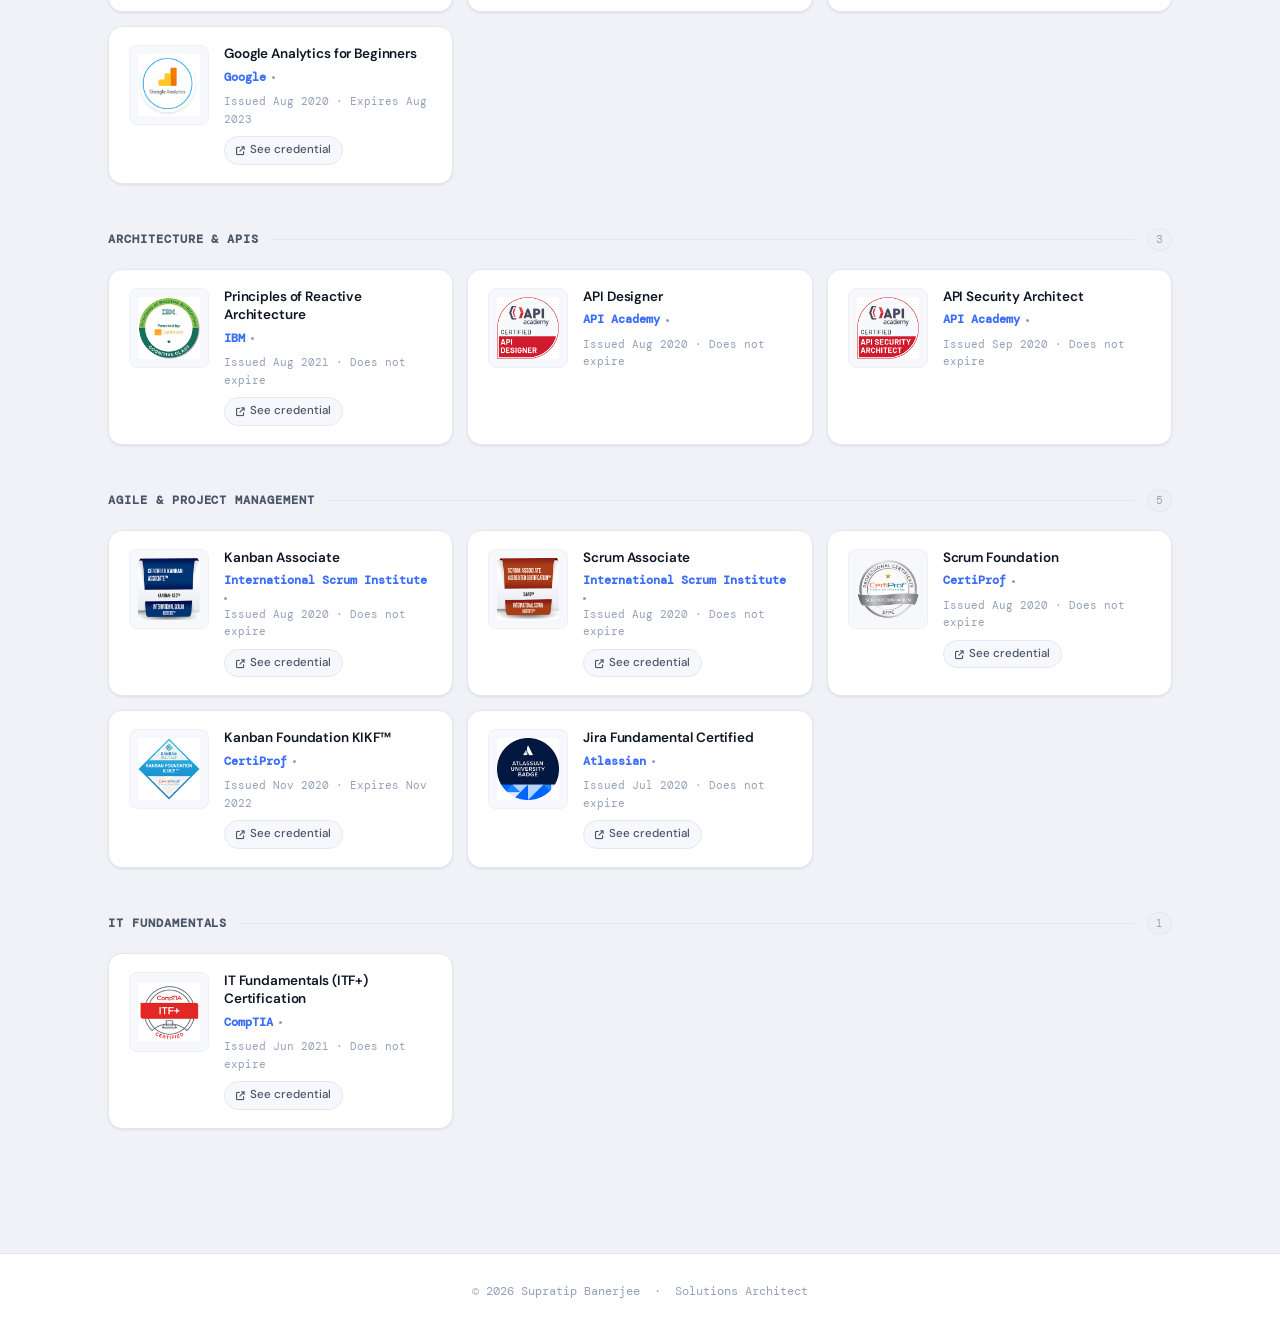
<file: cert.html>
<!DOCTYPE html>
<html lang="en">
<head>
  <meta charset="UTF-8" />
  <title>Supratip Banerjee</title>
  <link rel="icon" href="files/icons/title_icon.png" type="image/x-icon" />
  <meta name="viewport" content="width=device-width, initial-scale=1" />

  <!-- Fonts -->
  <link rel="preconnect" href="https://fonts.googleapis.com" />
  <link rel="preconnect" href="https://fonts.gstatic.com" crossorigin />
  <link href="https://fonts.googleapis.com/css2?family=DM+Sans:wght@300;400;500;600&family=DM+Mono:wght@400;500&display=swap" rel="stylesheet" />

  <!-- Icons -->
  <link rel="stylesheet" href="https://cdnjs.cloudflare.com/ajax/libs/font-awesome/6.5.0/css/all.min.css" />

  <!-- Google Analytics -->
  <script async src="https://www.googletagmanager.com/gtag/js?id=UA-175660554-1"></script>
  <script>
    window.dataLayer = window.dataLayer || [];
    function gtag() { dataLayer.push(arguments); }
    gtag('js', new Date());
    gtag('config', 'UA-175660554-1');
  </script>

  <style>
    /* ── Design Tokens ── */
    :root {
      --bg:             #f0f2f7;
      --surface:        #ffffff;
      --surface-2:      #f7f8fb;
      --surface-3:      #eef0f6;
      --border:         #e3e7f0;
      --border-light:   #eef0f6;
      --accent:         #3b6ef8;
      --accent-hover:   #2554d4;
      --accent-dim:     rgba(59, 110, 248, 0.07);
      --accent-dim2:    rgba(59, 110, 248, 0.13);
      --text-primary:   #0f1623;
      --text-secondary: #4b5568;
      --text-muted:     #94a0b8;
      --shadow-sm:      0 1px 3px rgba(15,22,35,0.06), 0 1px 2px rgba(15,22,35,0.04);
      --shadow-md:      0 4px 16px rgba(15,22,35,0.08), 0 1px 4px rgba(15,22,35,0.05);
      --shadow-hover:   0 8px 28px rgba(59,110,248,0.13), 0 2px 8px rgba(15,22,35,0.06);
      --radius:         14px;
      --radius-sm:      8px;
      --radius-xs:      6px;
      --font-body:      'DM Sans', sans-serif;
      --font-mono:      'DM Mono', monospace;
      --transition:     0.18s ease;
      --max-w:          1120px;
    }

    /* ── Reset ── */
    *, *::before, *::after { box-sizing: border-box; margin: 0; padding: 0; }
    html { scroll-behavior: smooth; }
    body {
      background: var(--bg);
      color: var(--text-primary);
      font-family: var(--font-body);
      font-size: 15px;
      line-height: 1.6;
      -webkit-font-smoothing: antialiased;
    }
    a { color: var(--accent); text-decoration: none; transition: all var(--transition); }
    a:hover { opacity: 0.8; }
    img { display: block; max-width: 100%; }

    /* ── Layout ── */
    .container {
      max-width: var(--max-w);
      margin: 0 auto;
      padding: 0 28px;
    }

    /* ══════════════════════════════
       HEADER
    ══════════════════════════════ */
    .site-header {
      background: rgba(255,255,255,0.92);
      backdrop-filter: blur(12px);
      -webkit-backdrop-filter: blur(12px);
      border-bottom: 1px solid var(--border-light);
      position: sticky;
      top: 0;
      z-index: 100;
      box-shadow: 0 1px 0 var(--border), var(--shadow-sm);
    }
    .header-inner {
      display: flex;
      align-items: center;
      gap: 18px;
      padding: 14px 28px;
      max-width: var(--max-w);
      margin: 0 auto;
    }

    /* Avatar with ring */
    .profile-avatar-wrap {
      position: relative;
      flex-shrink: 0;
    }
    .profile-avatar-wrap::before {
      content: '';
      position: absolute;
      inset: -3px;
      border-radius: 50%;
      background: linear-gradient(135deg, var(--accent), #7c3aed);
      z-index: 0;
    }
    .profile-avatar {
      width: 48px;
      height: 48px;
      border-radius: 50%;
      object-fit: cover;
      border: 2.5px solid #fff;
      position: relative;
      z-index: 1;
      display: block;
    }

    .profile-info { flex: 1; min-width: 0; }
    .profile-name {
      font-size: 15px;
      font-weight: 700;
      color: var(--text-primary);
      letter-spacing: -0.01em;
      white-space: nowrap;
      overflow: hidden;
      text-overflow: ellipsis;
    }
    .profile-title {
      font-size: 11.5px;
      color: var(--text-muted);
      font-family: var(--font-mono);
      letter-spacing: 0.03em;
    }

    /* Social */
    .social-links { display: flex; gap: 8px; align-items: center; }
    .social-links a {
      display: flex;
      align-items: center;
      justify-content: center;
      width: 32px;
      height: 32px;
      border-radius: var(--radius-xs);
      border: 1px solid var(--border);
      background: var(--surface);
      color: var(--text-secondary);
      font-size: 13px;
      transition: all var(--transition);
    }
    .social-links a:hover {
      color: var(--accent);
      border-color: var(--accent);
      background: var(--accent-dim);
      opacity: 1;
      transform: translateY(-1px);
    }

    /* Nav */
    .site-nav { display: flex; gap: 2px; align-items: center; }
    .nav-link {
      font-size: 13px;
      font-weight: 500;
      color: var(--text-secondary);
      padding: 7px 14px;
      border-radius: var(--radius-sm);
      border: 1px solid transparent;
      transition: all var(--transition);
      white-space: nowrap;
      letter-spacing: -0.01em;
    }
    .nav-link:hover {
      color: var(--text-primary);
      background: var(--surface-3);
      opacity: 1;
    }
    .nav-link.active {
      color: var(--accent);
      background: var(--accent-dim);
      border-color: rgba(59,110,248,0.2);
      font-weight: 600;
      opacity: 1;
    }

    /* Hamburger */
    .hamburger {
      display: none;
      flex-direction: column;
      gap: 5px;
      cursor: pointer;
      padding: 6px;
      background: none;
      border: none;
      margin-left: auto;
    }
    .hamburger span {
      display: block;
      width: 22px;
      height: 2px;
      background: var(--text-secondary);
      border-radius: 2px;
      transition: all var(--transition);
    }
    .mobile-nav {
      display: none;
      background: var(--surface);
      border-top: 1px solid var(--border-light);
      padding: 10px 20px 14px;
      flex-wrap: wrap;
      gap: 4px;
    }
    .mobile-nav.open { display: flex; }

    /* ══════════════════════════════
       HERO STRIP
    ══════════════════════════════ */
    .hero-strip {
      background: linear-gradient(135deg, #1e3a8a 0%, #3b6ef8 50%, #7c3aed 100%);
      padding: 36px 0 32px;
      position: relative;
      overflow: hidden;
    }
    .hero-strip::before {
      content: '';
      position: absolute;
      inset: 0;
      background:
        radial-gradient(circle at 20% 50%, rgba(255,255,255,0.06) 0%, transparent 60%),
        radial-gradient(circle at 80% 20%, rgba(255,255,255,0.04) 0%, transparent 50%);
    }
    .hero-inner {
      max-width: var(--max-w);
      margin: 0 auto;
      padding: 0 28px;
      position: relative;
      display: flex;
      align-items: flex-end;
      justify-content: space-between;
      gap: 24px;
      flex-wrap: wrap;
    }
    .hero-text {}
    .hero-eyebrow {
      font-size: 11px;
      font-family: var(--font-mono);
      color: rgba(255,255,255,0.6);
      letter-spacing: 0.12em;
      text-transform: uppercase;
      margin-bottom: 6px;
    }
    .hero-title {
      font-size: 28px;
      font-weight: 700;
      color: #fff;
      letter-spacing: -0.02em;
      line-height: 1.2;
      margin-bottom: 6px;
    }
    .hero-sub {
      font-size: 14px;
      color: rgba(255,255,255,0.65);
    }
    .hero-stats {
      display: flex;
      gap: 24px;
      flex-wrap: wrap;
    }
    .stat-item { text-align: center; }
    .stat-number {
      font-size: 26px;
      font-weight: 700;
      color: #fff;
      line-height: 1;
      letter-spacing: -0.02em;
    }
    .stat-label {
      font-size: 11px;
      color: rgba(255,255,255,0.55);
      font-family: var(--font-mono);
      letter-spacing: 0.05em;
      margin-top: 3px;
      text-transform: uppercase;
    }

    /* ══════════════════════════════
       MAIN CONTENT
    ══════════════════════════════ */
    .main { padding: 36px 0 80px; }

    /* ── Filter Section ── */
    .filter-section {
      margin-bottom: 36px;
      background: var(--surface);
      border-radius: var(--radius);
      border: 1px solid var(--border);
      box-shadow: var(--shadow-sm);
      overflow: hidden;
    }
    .filter-top {
      display: flex;
      align-items: center;
      justify-content: space-between;
      gap: 8px;
      padding: 14px 20px;
      cursor: pointer;
      user-select: none;
      transition: background var(--transition);
    }
    .filter-top:hover { background: var(--surface-2); }
    .filter-top-left { display: flex; align-items: center; gap: 10px; }
    .filter-label {
      font-size: 11px;
      font-family: var(--font-mono);
      color: var(--text-muted);
      letter-spacing: 0.08em;
      text-transform: uppercase;
    }
    .filter-active-pill {
      font-size: 11px; font-family: var(--font-mono); font-weight: 600;
      color: var(--accent); background: var(--accent-dim);
      border: 1px solid rgba(59,110,248,0.2);
      padding: 2px 9px; border-radius: 20px;
      transition: opacity var(--transition);
    }
    .filter-active-pill.hidden { display: none; }
    .filter-top-right { display: flex; align-items: center; gap: 12px; }
    .cert-count {
      font-size: 12px;
      font-family: var(--font-mono);
      color: var(--text-muted);
    }
    .cert-count span { color: var(--accent); font-weight: 600; }
    .filter-chevron {
      width: 24px; height: 24px; border-radius: var(--radius-xs);
      background: var(--surface-3); border: 1px solid var(--border);
      display: flex; align-items: center; justify-content: center;
      color: var(--text-muted); font-size: 11px; flex-shrink: 0;
      transition: transform var(--transition), background var(--transition);
    }
    .filter-section.open .filter-chevron {
      transform: rotate(180deg);
      background: var(--accent-dim);
      color: var(--accent);
      border-color: rgba(59,110,248,0.2);
    }

    /* Collapsible body */
    .filter-body {
      max-height: 0;
      overflow: hidden;
      transition: max-height 0.3s ease, padding 0.3s ease;
      border-top: 0px solid var(--border-light);
    }
    .filter-section.open .filter-body {
      max-height: 300px;
      padding: 14px 20px 18px;
      border-top-width: 1px;
    }
    .filter-bar {
      display: flex;
      flex-wrap: wrap;
      gap: 7px;
    }
    .filter-btn {
      font-size: 12.5px;
      font-family: var(--font-body);
      font-weight: 500;
      padding: 6px 15px;
      border-radius: 20px;
      border: 1.5px solid var(--border);
      background: var(--surface-2);
      color: var(--text-secondary);
      cursor: pointer;
      transition: all var(--transition);
      letter-spacing: -0.01em;
    }
    .filter-btn:hover {
      border-color: var(--accent);
      color: var(--accent);
      background: var(--accent-dim);
    }
    .filter-btn.active {
      background: var(--accent);
      border-color: var(--accent);
      color: #fff;
      font-weight: 600;
      box-shadow: 0 2px 8px rgba(59,110,248,0.3);
    }

    /* ── Group ── */
    .cert-group { margin-bottom: 44px; }
    .group-header {
      display: flex;
      align-items: center;
      gap: 12px;
      margin-bottom: 18px;
    }
    .group-label {
      font-size: 12px;
      font-weight: 600;
      font-family: var(--font-mono);
      letter-spacing: 0.08em;
      text-transform: uppercase;
      color: var(--text-secondary);
    }
    .group-line {
      flex: 1;
      height: 1px;
      background: var(--border);
    }
    .group-count {
      font-size: 11px;
      font-family: var(--font-mono);
      color: var(--text-muted);
      background: var(--surface-3);
      border: 1px solid var(--border);
      padding: 2px 8px;
      border-radius: 20px;
    }

    /* ── Grid ── */
    .cert-grid {
      display: grid;
      grid-template-columns: repeat(auto-fill, minmax(310px, 1fr));
      gap: 14px;
    }

    /* ── Card ── */
    .cert-card {
      display: flex;
      align-items: flex-start;
      gap: 15px;
      background: var(--surface);
      border: 1px solid var(--border);
      border-radius: var(--radius);
      padding: 18px 20px;
      transition: all var(--transition);
      box-shadow: var(--shadow-sm);
      animation: fadeUp 0.3s ease both;
      position: relative;
      overflow: hidden;
    }
    .cert-card::after {
      content: '';
      position: absolute;
      top: 0; left: 0;
      width: 3px;
      height: 100%;
      background: linear-gradient(180deg, var(--accent), #7c3aed);
      opacity: 0;
      transition: opacity var(--transition);
      border-radius: 3px 0 0 3px;
    }
    .cert-card:hover {
      border-color: rgba(59,110,248,0.25);
      box-shadow: var(--shadow-hover);
      transform: translateY(-3px);
    }
    .cert-card:hover::after { opacity: 1; }

    @keyframes fadeUp {
      from { opacity: 0; transform: translateY(12px); }
      to   { opacity: 1; transform: translateY(0); }
    }

    /* Badge wrapper with subtle bg */
    .cert-badge-wrap {
      width: 80px;
      height: 80px;
      border-radius: var(--radius-sm);
      background: var(--surface-2);
      border: 1px solid var(--border-light);
      flex-shrink: 0;
      display: flex;
      align-items: center;
      justify-content: center;
      padding: 8px;
    }
    .cert-badge {
      width: 100%;
      height: 100%;
      object-fit: contain;
    }

    .cert-info { flex: 1; min-width: 0; }
    .cert-name {
      font-size: 13.5px;
      font-weight: 600;
      color: var(--text-primary);
      line-height: 1.35;
      margin-bottom: 5px;
      letter-spacing: -0.01em;
    }
    .cert-meta {
      display: flex;
      align-items: center;
      gap: 6px;
      margin-bottom: 8px;
      flex-wrap: wrap;
    }
    .cert-issuer {
      font-size: 11.5px;
      font-weight: 600;
      color: var(--accent);
      font-family: var(--font-mono);
    }
    .cert-dot {
      width: 3px;
      height: 3px;
      border-radius: 50%;
      background: var(--text-muted);
      flex-shrink: 0;
    }
    .cert-date {
      font-size: 11px;
      color: var(--text-muted);
      font-family: var(--font-mono);
    }
    .cert-link {
      display: inline-flex;
      align-items: center;
      gap: 5px;
      font-size: 11.5px;
      font-weight: 500;
      color: var(--text-secondary);
      background: var(--surface-2);
      border: 1px solid var(--border);
      padding: 4px 11px;
      border-radius: 20px;
      transition: all var(--transition);
    }
    .cert-link i { font-size: 9px; }
    .cert-link:hover {
      color: var(--accent);
      border-color: rgba(59,110,248,0.3);
      background: var(--accent-dim);
      opacity: 1;
    }

    /* ── Footer ── */
    .site-footer {
      border-top: 1px solid var(--border);
      padding: 28px;
      text-align: center;
      font-size: 12px;
      color: var(--text-muted);
      font-family: var(--font-mono);
      background: var(--surface);
    }
    .site-footer a { color: var(--text-muted); }
    .site-footer a:hover { color: var(--accent); opacity: 1; }

    /* ── Responsive ── */
    @media (max-width: 768px) {
      .header-inner { padding: 12px 20px; gap: 12px; }
      .site-nav { display: none; }
      .hamburger { display: flex; }
      .hero-strip { padding: 28px 0; }
      .hero-title { font-size: 22px; }
      .hero-stats { gap: 16px; }
      .cert-grid { grid-template-columns: 1fr; }
      .container { padding: 0 20px; }
      .filter-section { } /* padding handled by inner elements */
    }
    @media (max-width: 480px) {
      .hero-inner { flex-direction: column; align-items: flex-start; }
      .hero-stats { align-self: flex-start; }
      .filter-btn { font-size: 12px; padding: 5px 12px; }
    }
  </style>
</head>
<body>

<!-- ── Header ── -->
<header class="site-header">
  <div class="header-inner">
    <div class="profile-avatar-wrap">
      <img class="profile-avatar" src="assets/images/profile.png" alt="Supratip Banerjee" />
    </div>
    <div class="profile-info">
      <div class="profile-name">Supratip Banerjee</div>
      <div class="profile-title">Principal Architect · CitiusTech &nbsp;</div>
    </div>
    <div class="social-links">
      <a href="https://www.linkedin.com/in/supratipb/" target="_blank" aria-label="LinkedIn"><i class="fab fa-linkedin-in"></i></a>
      <a href="https://medium.com/@supratipb" target="_blank" aria-label="Medium"><i class="fab fa-medium"></i></a>
      <a href="https://dev.to/supratipb" target="_blank" aria-label="dev.to"><i class="fab fa-dev"></i></a>
    </div>
    <nav class="site-nav" aria-label="Main navigation">
      <a href="index.html" class="nav-link">About</a>
      <a href="cert.html" class="nav-link active">Certifications</a>
      <a href="comm.html" class="nav-link">Community</a>
      <a href="publication.html" class="nav-link">Publications</a>
      <a href="speaker.html" class="nav-link">Speaker</a>
      <a href="blog.html" class="nav-link">Blog</a>
    </nav>
    <button class="hamburger" id="hamburgerBtn" aria-label="Toggle menu" aria-expanded="false">
      <span></span><span></span><span></span>
    </button>
  </div>
  <nav class="mobile-nav" id="mobileNav" aria-label="Mobile navigation">
    <a href="index.html" class="nav-link">About</a>
    <a href="cert.html" class="nav-link active">Certifications</a>
    <a href="comm.html" class="nav-link">Community</a>
    <a href="publication.html" class="nav-link">Publications</a>
    <a href="speaker.html" class="nav-link">Speaker</a>
    <a href="blog.html" class="nav-link">Blog</a>
  </nav>
</header>

<!-- ── Hero Strip ── -->
<div class="hero-strip">
  <div class="hero-inner">
    <div class="hero-text">
      <div class="hero-eyebrow">Professional Portfolio</div>
      <h1 class="hero-title">Certifications</h1>
      <div class="hero-sub">Verified credentials across cloud, architecture &amp; engineering</div>
    </div>
  </div>
</div>

<!-- ── Main ── -->
<main class="main">
  <div class="container">

    <!-- Filter Bar -->
    <section class="filter-section" id="filterSection" aria-label="Filter certifications">
      <div class="filter-top" id="filterToggle" role="button" aria-expanded="false" aria-controls="filterBody">
        <div class="filter-top-left">
          <div class="filter-label">Filter by category</div>
          <span class="filter-active-pill hidden" id="filterActivePill"></span>
        </div>
        <div class="filter-top-right">
          <div class="cert-count" id="certCount"></div>
          <div class="filter-chevron"><i class="fa-solid fa-chevron-down"></i></div>
        </div>
      </div>
      <div class="filter-body" id="filterBody">
        <div class="filter-bar" id="filterBar" role="group" aria-label="Certification filters"></div>
      </div>
    </section>

    <!-- Cert Groups rendered by JS -->
    <div id="certBoard"></div>

  </div>
</main>

<footer class="site-footer">
  &copy; <span id="year"></span> Supratip Banerjee &nbsp;·&nbsp; Solutions Architect
</footer>

<script>
// ─────────────────────────────────────────────
//  DATA  — edit this object to update the page
// ─────────────────────────────────────────────
const PROFILE = {
  name:  "Supratip Banerjee",
  title: "Solutions Architect",
  photo: "assets/images/profile.png",
  linkedin: "https://www.linkedin.com/in/supratipb/",
  twitter:  "https://twitter.com/supratip",
};

const CERTIFICATIONS = [
  // ── Enterprise Architecture ──────────────────
  {
    group:    "Enterprise Architecture",
    name:     "TOGAF® 9 Enterprise Architect",
    issuer:   "The Open Group",
    date:     "Issued Jul 2022 · Does not expire",
    icon:     "files/icons/badge-togaf9-certified.png",
    url:      "https://www.credly.com/badges/f1764332-112d-4f16-8c98-4be421d226bd/public_url",
  },

  // ── AWS ──────────────────────────────────────
  {
    group:    "AWS",
    name:     "AWS Certified AI Practitioner",
    issuer:   "AWS",
    date:     "Issued Oct 2024 · Expires Sep 2027",
    icon:     "files/icons/AWS-AI.png",
    url:      "https://www.credly.com/badges/c25d90f9-f6d4-453d-84b1-312b0d201ccb/public_url",
  },
  {
    group:    "AWS",
    name:     "AWS Solution Architect Associate",
    issuer:   "AWS",
    date:     "Issued Jul 2021 · Expires Jul 2024",
    icon:     "files/icons/AWS-SAA.png",
    url:      "https://www.credly.com/badges/b4375235-f129-4890-9c0c-b09c08839ea4/public_url",
  },
  {
    group:    "AWS",
    name:     "AWS Certified Cloud Practitioner",
    issuer:   "AWS",
    date:     "Issued Dec 2021 · Expires Dec 2024",
    icon:     "files/icons/AWS-CCP.png",
    url:      "https://www.credly.com/badges/e8d7f4d4-dd72-45f3-a681-f335eac40e01/public_url",
  },
  {
    group:    "AWS",
    name:     "AWS Well-Architected Proficient",
    issuer:   "AWS",
    date:     "Issued Jun 2021 · Does not expire",
    icon:     "files/icons/WellArch-Proficient.png",
    url:      "https://www.credly.com/badges/53fac167-1245-4cd1-9f7b-a61b356fbd37",
  },
  {
    group:    "AWS",
    name:     "AWS Partner: Accreditation (Technical)",
    issuer:   "AWS",
    date:     "Issued Aug 2021 · Does not expire",
    icon:     "files/icons/aws-tech.png",
    url:      "https://www.credly.com/badges/6c1dd820-81ef-4b50-87d5-953350f7d5e5",
  },
  {
    group:    "AWS",
    name:     "AWS Partner: Accreditation (Business)",
    issuer:   "AWS",
    date:     "Issued Sep 2021 · Does not expire",
    icon:     "files/icons/aws_business.png",
    url:      "https://www.credly.com/earner/earned/badge/a90f4ef2-b040-4fd0-9f70-bfb49ee5e0ef",
  },
  {
    group:    "AWS",
    name:     "AWS Partner: Cloud Economics Accreditation",
    issuer:   "AWS",
    date:     "Issued Sep 2021 · Does not expire",
    icon:     "files/icons/aws-eco.png",
    url:      "https://www.credly.com/earner/earned/badge/57d0a0e5-fdab-499b-818c-9af00addb789",
  },

  // ── Google Cloud ─────────────────────────────
  {
    group:    "Google Cloud",
    name:     "Cloud Digital Leader Certification",
    issuer:   "Google Cloud",
    date:     "Issued Aug 2025 · Expires Aug 2028",
    icon:     "files/icons/GCP-1.png",
    url:      "https://www.credly.com/badges/a7252afd-5c4a-4453-a5bd-bfdf3b3d029f/public_url",
  },
  {
    group:    "Google Cloud",
    name:     "Generative AI Leader Certification",
    issuer:   "Google Cloud",
    date:     "Issued Sep 2025 · Expires Sep 2028",
    icon:     "files/icons/GCP-2.png",
    url:      "https://www.credly.com/badges/e71ea2f8-2547-45b3-b65a-51e35a32581b",
  },

  // ── Microsoft Azure ───────────────────────────
  {
    group:    "Microsoft Azure",
    name:     "Azure Fundamentals",
    issuer:   "Microsoft",
    date:     "Issued Aug 2020 · Does not expire",
    icon:     "files/icons/azure-fundamentals-600x600.png",
    url:      "https://www.youracclaim.com/badges/e6585be0-647a-49d8-bc56-71aed9bec9f9/public_url",
  },
  {
    group:    "Microsoft Azure",
    name:     "Azure Data Fundamentals",
    issuer:   "Microsoft",
    date:     "Issued Aug 2020 · Does not expire",
    icon:     "files/icons/azure-data-fundamentals-600x600.png",
    url:      "https://www.youracclaim.com/badges/67b1e427-f95a-47b1-a8e7-87347dea6a30/public_url",
  },
  {
    group:    "Microsoft Azure",
    name:     "Azure AI Fundamentals",
    issuer:   "Microsoft",
    date:     "Issued Jan 2021 · Does not expire",
    icon:     "files/icons/azure-ai-fundamentals-600x600.png",
    url:      "https://www.credly.com/badges/872db661-a6a7-49b8-8f0f-ee12c9236679",
  },
  {
    group:    "Microsoft Azure",
    name:     "Security, Compliance & Identity Fundamentals",
    issuer:   "Microsoft",
    date:     "Issued Aug 2021 · Does not expire",
    icon:     "files/icons/sc-900.png",
    url:      "https://www.credly.com/badges/6b16e2ae-c4d6-4407-aef1-10ab078755ec/public_url",
  },
  {
    group:    "Microsoft Azure",
    name:     "Power Platform Fundamentals",
    issuer:   "Microsoft",
    date:     "Issued Aug 2021 · Does not expire",
    icon:     "files/icons/pl-900.png",
    url:      "https://www.credly.com/badges/30c4a7bd-c053-4768-8d59-e6aedbf9748b/public_url",
  },

  // ── Oracle Cloud ──────────────────────────────
  {
    group:    "Oracle Cloud",
    name:     "Cloud Foundation",
    issuer:   "Oracle",
    date:     "Issued Sep 2020 · Expires Feb 2022",
    icon:     "files/icons/03_Oracle_Cloud_Infrastructure_Foundations_Associate.png",
    url:      "https://www.youracclaim.com/badges/7f321214-523d-4d34-899b-f417f16be906",
  },
  {
    group:    "Oracle Cloud",
    name:     "Cloud Developer",
    issuer:   "Oracle",
    date:     "Issued Jul 2020 · Expires Jan 2022",
    icon:     "files/icons/03_Oracle-Cloud_Infrastructure_Developer_Associate.png",
    url:      "https://www.youracclaim.com/badges/ece4eade-75c4-4a79-bc59-f8a65e5c4800",
  },
  {
    group:    "Oracle Cloud",
    name:     "Cloud Operations",
    issuer:   "Oracle",
    date:     "Issued Aug 2020 · Expires Feb 2022",
    icon:     "files/icons/09_Associate_OCI_Cloud_Operations_2019.png",
    url:      "https://www.youracclaim.com/badges/e8651951-21ac-40a1-bafb-e8392d80a8cb",
  },
  {
    group:    "Oracle Cloud",
    name:     "Cloud Architect Associate",
    issuer:   "Oracle",
    date:     "Issued Aug 2020 · Expires Aug 2022",
    icon:     "files/icons/08_Associate_OCI_Architect_2019.png",
    url:      "https://www.youracclaim.com/badges/90efd3c3-0464-4467-a087-53d0139e6f5b",
  },
  {
    group:    "Oracle Cloud",
    name:     "Autonomous Database Specialist",
    issuer:   "Oracle",
    date:     "Issued Aug 2020 · Expires Feb 2022",
    icon:     "files/icons/Oracle-Certification-badge_OC-Specialist.png",
    url:      "https://www.youracclaim.com/badges/b2242261-db23-401e-8776-1fe04fdf2d33",
  },
  {
    group:    "Oracle Cloud",
    name:     "Cloud Architect Professional",
    issuer:   "Oracle",
    date:     "Issued Aug 2020 · Expires Feb 2022",
    icon:     "files/icons/11_OCI_Architect_Professional_2019.png",
    url:      "https://www.youracclaim.com/badges/587c93e4-7229-43bc-a71d-a22ae8548859",
  },

  // ── Data & Databases ──────────────────────────
  {
    group:    "Data & Databases",
    name:     "SnowPro Associate: Platform Certification",
    issuer:   "Snowflake",
    date:     "Issued Jun 2025 · Expires Jun 2027",
    icon:     "files/icons/Snowflake-platform.png",
    url:      "https://achieve.snowflake.com/46137dcc-de6b-46ba-a65b-fc788c1a7ec6#acc.j36cAe57",
  },
  {
    group:    "Data & Databases",
    name:     "Apache Cassandra 3 Administrator Associate",
    issuer:   "Datastax",
    date:     "Issued Dec 2020 · Does not expire",
    icon:     "files/icons/Cassandra Admin Certification Badge 1_0.png",
    url:      "https://certification.mettl.com/datastax/applicant/result/download-certificate?key=QnJmoboWskcL4U1NjxgiSg%3D%3D",
  },
  {
    group:    "Data & Databases",
    name:     "Apache Kafka Fundamentals Accreditation",
    issuer:   "Confluent",
    date:     "Issued Sep 2021 · Does not expire",
    icon:     "files/icons/kafka.png",
    url:      "https://www.credential.net/686b43cc-211b-43e3-a1ce-e06cdfc5951e",
  },
  {
    group:    "Data & Databases",
    name:     "CompTIA Data+",
    issuer:   "CompTIA",
    date:     "Issued Jun 2021 · Expires Jun 2024",
    icon:     "files/icons/comptia_data.png",
    url:      "https://www.credly.com/badges/acfeb3c4-1fd2-409e-ab5e-4a2c6ca2ae0f",
  },
  {
    group:    "Data & Databases",
    name:     "Database Associate",
    issuer:   "Exasol",
    date:     "Issued Jul 2020 · Does not expire",
    icon:     "files/icons/exasol.png",
    url:      "https://cmkr.co/pdf/downloads/?certificate_id=39859&sid=45392436&nrg_id=714206&test_id=1178459&aid=5587741&utype=SD&cert_token=868955b8ec8e3aefcde1fb96b5581d6a&tprtoken=3T9M",
  },
  {
    group:    "Data & Databases",
    name:     "Certified Professional",
    issuer:   "ArangoDB",
    date:     "Issued Sep 2020 · Does not expire",
    icon:     "files/icons/arangodb.jpg",
    url:      "https://cmkr.co/pdf/downloads/?certificate_id=41174&sid=46974200&nrg_id=737496&test_id=1207231&aid=7122326&utype=SD&cert_token=f478c0b2a3e05444ebd39d299d2d4310&tprtoken=7N9J",
  },
  {
    group:    "Data & Databases",
    name:     "YugabyteDB Associate",
    issuer:   "YugabyteDB",
    date:     "Issued Oct 2020 · Does not expire",
    icon:     "files/icons/YB-Fundamentals-Badge.png",
  },
  {
    group:    "Data & Databases",
    name:     "Oracle Certified Java Programmer (OCJP) 6",
    issuer:   "Oracle",
    date:     "Issued Dec 2009 · Does not expire",
    icon:     "files/icons/OCJP.png",
    url:      "https://drive.google.com/file/d/1kmlKsWpPTNAPJT8bBu45OnDkp2OCyh-p/view?usp=sharing",
  },

  // ── DevOps & CI/CD ────────────────────────────
  {
    group:    "DevOps & CI/CD",
    name:     "DevOps Leader (DOL)®",
    issuer:   "DevOps Institute",
    date:     "Issued Aug 2021 · Does not expire",
    icon:     "files/icons/DevOpsLeader.jpg",
  },
  {
    group:    "DevOps & CI/CD",
    name:     "DevSecOps Foundation (DSOF)",
    issuer:   "DevOps Institute",
    date:     "Issued Jun 2021 · Does not expire",
    icon:     "files/icons/DevOps_DevSecOpsFoundation.JPG",
  },
  {
    group:    "DevOps & CI/CD",
    name:     "Terraform Associate",
    issuer:   "HashiCorp",
    date:     "Issued Sep 2020 · Expires May 2023",
    icon:     "files/icons/Terraform-Associate-Badge.png",
    url:      "https://www.youracclaim.com/badges/3210c4d7-cc51-4818-ad73-c4d69aed64fa/public_url",
  },
  {
    group:    "DevOps & CI/CD",
    name:     "Certified Jenkins Engineer 2021",
    issuer:   "CloudBees",
    date:     "Issued Feb 2021 · Does not expire",
    icon:     "files/icons/cje.PNG",
    url:      "https://certificates.cloudbees.com/503c24b0-9a50-4972-af83-7c519cebfea3",
  },
  {
    group:    "DevOps & CI/CD",
    name:     "GitLab Certified Associate",
    issuer:   "GitLab",
    date:     "Issued Jun 2021 · Does not expire",
    icon:     "files/icons/gitlab_associate.png",
    url:      "https://badgr.com/public/assertions/hm2FspmmTFaUORZLwdJgzw",
  },
  {
    group:    "DevOps & CI/CD",
    name:     "GitOps Fundamentals",
    issuer:   "Linux Foundation",
    date:     "Issued Jun 2021 · Does not expire",
    icon:     "files/icons/gitops.png",
    url:      "https://www.credly.com/badges/9c08af05-3852-46f6-b110-5db91ea7a88d",
  },
  {
    group:    "DevOps & CI/CD",
    name:     "DevOps Associate",
    issuer:   "Juniper Networks",
    date:     "Issued Jun 2020 · Expires Jun 2023",
    icon:     "files/icons/JNCIA-DevOps.png",
    url:      "https://www.youracclaim.com/badges/9bad42a9-84e6-45fc-8387-17fec8e83319/linked_in_profile",
  },
  {
    group:    "DevOps & CI/CD",
    name:     "Advanced RPA Professional",
    issuer:   "Automation Anywhere",
    date:     "Issued May 2020 · Does not expire",
    icon:     "files/icons/automation_anywhere.jpg",
    url:      "https://certificates.automationanywhere.com/f3342ae4-c46f-45e9-ab27-b7d16c2ec7f2#gs.9gccno",
  },
  {
    group:    "DevOps & CI/CD",
    name:     "Chaos Engineering Practitioner",
    issuer:   "Gremlin",
    date:     "Issued Jun 2021 · Does not expire",
    icon:     "files/icons/gremlin.png",
    url:      "https://www.credential.net/8a7fff18-19f0-4f8f-8712-aad05a2a344f",
  },

  // ── Security & Networking ─────────────────────
  {
    group:    "Security & Networking",
    name:     "Certified Trustee",
    issuer:   "CyberArk",
    date:     "Issued Jun 2020 · Does not expire",
    icon:     "files/icons/cyberarka.png",
    url:      "https://training.cyberark.com/award/certification/4500de5e-d34c-382f-8f9d-d3594919f1da/view",
  },
  {
    group:    "Security & Networking",
    name:     "Network Security Associate 1",
    issuer:   "Fortinet",
    date:     "Issued Jun 2020 · Expires Jun 2022",
    icon:     "files/icons/nse_1.png",
    url:      "https://training.fortinet.com/mod/customcert/verify_certificate.php?contextid=251439&code=Vdt1TIndTw&qrcode=1",
  },
  {
    group:    "Security & Networking",
    name:     "Network Security Associate 2",
    issuer:   "Fortinet",
    date:     "Issued Jun 2020 · Expires Jun 2022",
    icon:     "files/icons/nse_2.png",
    url:      "https://training.fortinet.com/mod/customcert/verify_certificate.php?contextid=251440&code=Un8VFOcEmS&qrcode=1",
  },
  {
    group:    "Security & Networking",
    name:     "Istio Foundation",
    issuer:   "Solo",
    date:     "Issued Jun 2021 · Expires Jun 2023",
    icon:     "files/icons/istio.png",
    url:      "https://www.credly.com/badges/1931adc8-47aa-4d85-be43-9d643612745f",
  },
  {
    group:    "Security & Networking",
    name:     "Istio Essentials",
    issuer:   "Solo",
    date:     "Issued Jul 2021 · Expires Jul 2023",
    icon:     "files/icons/istio_essential.png",
    url:      "https://www.credly.com/badges/60f52683-2594-4bb5-9d91-9b8e37f1658f",
  },
  {
    group:    "Security & Networking",
    name:     "Multicloud Engineer",
    issuer:   "Aviatrix",
    date:     "Issued Jun 2020 · Expires Jun 2023",
    icon:     "files/icons/aceAssociatetBadgeArtboard_1.png",
    url:      "https://www.youracclaim.com/badges/967d8152-f178-4092-acd6-d44f025618f9/public_url",
  },

  // ── Other Cloud Providers ─────────────────────
  {
    group:    "Other Cloud Providers",
    name:     "Cloud Computing",
    issuer:   "Alibaba Cloud",
    date:     "Issued Jun 2020 · Expires Jun 2022",
    icon:     "files/icons/img_a0b579ad84e95418d2fc0167d2f01993.png",
    url:      "https://edu.alibabacloud.com/pearson/downloadCertificate?spm=a2c4d.11423077.0.0.510c12dbFyd8oO&url=https%3A%2F%2Fxuecdn2.aliyunedu.net%2Fimg_7d1f9c71b51bece77ca9a304b6c47618.png",
  },
  {
    group:    "Other Cloud Providers",
    name:     "Cloud Security",
    issuer:   "Alibaba Cloud",
    date:     "Issued Jun 2020 · Expires Jun 2022",
    icon:     "files/icons/img_96d13068d8b68fe04e89fc346642159a.png",
    url:      "https://edu.alibabacloud.com/pearson/downloadCertificate?spm=a2c4d.11423077.0.0.510c12dbFyd8oO&url=https%3A%2F%2Fxuecdn2.aliyunedu.net%2Fimg_077a7f18bc060f235c55350b695b8929.png",
  },
  {
    group:    "Other Cloud Providers",
    name:     "Cloud Native",
    issuer:   "Alibaba Cloud",
    date:     "Issued Jul 2020 · Expires Jul 2022",
    icon:     "files/icons/img_58934741f4840d2b9c8705375bdb7360.png",
    url:      "https://edu.alibabacloud.com/pearson/downloadCertificate?spm=a2c4d.11423077.0.0.510c12dbFyd8oO&url=https%3A%2F%2Fxuecdn2.aliyunedu.net%2Fimg_aa5d4190c9f6e62a075e56592556f682.png",
  },
  {
    group:    "Other Cloud Providers",
    name:     "Cloud AI Associate",
    issuer:   "Huawei",
    date:     "Issued Aug 2020 · Expires Aug 2023",
    icon:     "files/icons/HCIE-Intelligent_Computing_Badge.png",
  },
  {
    group:    "Other Cloud Providers",
    name:     "Cloud Service Associate",
    issuer:   "Huawei",
    date:     "Issued Aug 2020 · Expires Aug 2023",
    icon:     "files/icons/Huawei_Badge_Visuals1009-_-09.png",
  },
  {
    group:    "Other Cloud Providers",
    name:     "Cloud Computing Associate",
    issuer:   "Huawei",
    date:     "Issued Oct 2020 · Expires Oct 2023",
    icon:     "files/icons/Huawei_Badge_Visuals1009-03.png",
  },

  // ── Finance & Business ────────────────────────
  {
    group:    "Finance & Business",
    name:     "FinOps Certified Practitioner",
    issuer:   "The Linux Foundation",
    date:     "Issued Jun 2023 · Expires Jun 2025",
    icon:     "files/icons/FinOps.png",
    url:      "https://www.credly.com/earner/earned/badge/87e525f5-2e39-4b22-a354-497a80f2ea3a",
  },
  {
    group:    "Finance & Business",
    name:     "Salesforce Certified Associate",
    issuer:   "Salesforce",
    date:     "Issued Jun 2023 · Does not expire",
    icon:     "files/icons/salesforce.png",
    url:      "https://trailblazer.me/id/supratipbanerjee",
  },

  // ── Observability & SRE ───────────────────────
  {
    group:    "Observability & SRE",
    name:     "Incident Responder",
    issuer:   "PagerDuty",
    date:     "Issued Sep 2020 · Does not expire",
    icon:     "files/icons/pd_1.png",
    url:      "https://verify.skilljar.com/c/hjumnnopgkig",
  },
  {
    group:    "Observability & SRE",
    name:     "Foundational Practitioner",
    issuer:   "PagerDuty",
    date:     "Issued Sep 2020 · Does not expire",
    icon:     "files/icons/pd_2.png",
    url:      "https://verify.skilljar.com/c/ba9u6fns6wdp",
  },
  {
    group:    "Observability & SRE",
    name:     "PagerDuty API Certification",
    issuer:   "PagerDuty",
    date:     "Issued Sep 2021 · Does not expire",
    icon:     "files/icons/PagerDutyAPISpecialtyBadge.png",
    url:      "https://www.credly.com/badges/43ab2792-1749-461d-bbe5-f64b17d24e6f",
  },
  {
    group:    "Observability & SRE",
    name:     "Google Analytics for Beginners",
    issuer:   "Google",
    date:     "Issued Aug 2020 · Expires Aug 2023",
    icon:     "files/icons/google analytics.png",
    url:      "https://analytics.google.com/analytics/academy/certificate/GZmRTLxSTSOQuSi8GEOddQ",
  },

  // ── Architecture & APIs ───────────────────────
  {
    group:    "Architecture & APIs",
    name:     "Principles of Reactive Architecture",
    issuer:   "IBM",
    date:     "Issued Aug 2021 · Does not expire",
    icon:     "files/icons/ibm.png",
    url:      "https://www.credly.com/badges/52a2ece5-e048-4e3f-bf1f-4480a20a8aff",
  },
  {
    group:    "Architecture & APIs",
    name:     "API Designer",
    issuer:   "API Academy",
    date:     "Issued Aug 2020 · Does not expire",
    icon:     "files/icons/Badge-Designer.png",
  },
  {
    group:    "Architecture & APIs",
    name:     "API Security Architect",
    issuer:   "API Academy",
    date:     "Issued Sep 2020 · Does not expire",
    icon:     "files/icons/Badge-SecArch.png",
  },

  // ── Agile & Project Management ────────────────
  {
    group:    "Agile & Project Management",
    name:     "Kanban Associate",
    issuer:   "International Scrum Institute",
    date:     "Issued Aug 2020 · Does not expire",
    icon:     "files/icons/KANASC.png",
    url:      "https://www.scrum-institute.org/badges/56364437283016",
  },
  {
    group:    "Agile & Project Management",
    name:     "Scrum Associate",
    issuer:   "International Scrum Institute",
    date:     "Issued Aug 2020 · Does not expire",
    icon:     "files/icons/SAAC.png",
    url:      "https://www.scrum-institute.org/badges/47203799339942",
  },
  {
    group:    "Agile & Project Management",
    name:     "Scrum Foundation",
    issuer:   "CertiProf",
    date:     "Issued Aug 2020 · Does not expire",
    icon:     "files/icons/CertiProf-Badge-SFPC.png",
    url:      "https://www.youracclaim.com/badges/eabe61d3-d91f-4486-8558-428aff232878",
  },
  {
    group:    "Agile & Project Management",
    name:     "Kanban Foundation KIKF™",
    issuer:   "CertiProf",
    date:     "Issued Nov 2020 · Expires Nov 2022",
    icon:     "files/icons/kikf.png",
    url:      "https://www.credly.com/badges/1db7e4de-5ed5-45e0-aa0e-dfb70799f11e",
  },
  {
    group:    "Agile & Project Management",
    name:     "Jira Fundamental Certified",
    issuer:   "Atlassian",
    date:     "Issued Jul 2020 · Does not expire",
    icon:     "files/icons/jira.png",
    url:      "https://university.atlassian.com/student/award/3aTu8i1AiqAeJDtxcpQV5WXz",
  },

  // ── IT Fundamentals ───────────────────────────
  {
    group:    "IT Fundamentals",
    name:     "IT Fundamentals (ITF+) Certification",
    issuer:   "CompTIA",
    date:     "Issued Jun 2021 · Does not expire",
    icon:     "files/icons/comptia_it.png",
    url:      "https://www.credly.com/badges/a11ff535-04d1-49db-9926-409ef3153ce8",
  },
];

// ─────────────────────────────────────────────
//  RENDERER
// ─────────────────────────────────────────────

function certCard(cert, delay) {
  const link = cert.url
    ? `<a class="cert-link" href="${cert.url}" target="_blank" rel="noopener">
         <i class="fa-solid fa-arrow-up-right-from-square"></i> See credential
       </a>`
    : '';
  return `
    <article class="cert-card" data-group="${cert.group}" style="animation-delay:${delay}ms">
      <div class="cert-badge-wrap">
        <img class="cert-badge" src="${cert.icon}" alt="${cert.name} badge" loading="lazy" />
      </div>
      <div class="cert-info">
        <div class="cert-name">${cert.name}</div>
        <div class="cert-meta">
          <span class="cert-issuer">${cert.issuer}</span>
          <span class="cert-dot"></span>
          <span class="cert-date">${cert.date}</span>
        </div>
        ${link}
      </div>
    </article>`;
}

function render(filter) {
  const board = document.getElementById('certBoard');
  const countEl = document.getElementById('certCount');

  const groups = {};
  let visibleCount = 0;
  CERTIFICATIONS.forEach(cert => {
    const match = filter === 'all' || cert.group === filter;
    if (!match) return;
    if (!groups[cert.group]) groups[cert.group] = [];
    groups[cert.group].push(cert);
    visibleCount++;
  });

  let html = '';
  let globalDelay = 0;
  Object.entries(groups).forEach(([group, certs]) => {
    html += `<section class="cert-group">
      <div class="group-header">
        <div class="group-label">${group}</div>
        <div class="group-line"></div>
        <div class="group-count">${certs.length}</div>
      </div>
      <div class="cert-grid">`;
    certs.forEach(cert => {
      html += certCard(cert, globalDelay);
      globalDelay += 25;
    });
    html += `</div></section>`;
  });

  board.innerHTML = html;
  countEl.innerHTML = `<span>${visibleCount}</span> of <span>${CERTIFICATIONS.length}</span> certifications`;
}

function buildFilters() {
  const groups = ['all', ...new Set(CERTIFICATIONS.map(c => c.group))];
  const bar = document.getElementById('filterBar');
  bar.innerHTML = groups.map(g =>
    `<button class="filter-btn${g === 'all' ? ' active' : ''}" data-filter="${g}">
      ${g === 'all' ? 'All' : g}
     </button>`
  ).join('');

  bar.addEventListener('click', e => {
    const btn = e.target.closest('.filter-btn');
    if (!btn) return;
    bar.querySelectorAll('.filter-btn').forEach(b => b.classList.remove('active'));
    btn.classList.add('active');
    const filter = btn.dataset.filter;
    render(filter);

    // Update active pill in header
    const pill = document.getElementById('filterActivePill');
    if (filter === 'all') {
      pill.classList.add('hidden');
    } else {
      pill.textContent = filter;
      pill.classList.remove('hidden');
    }

    // Close the panel after selecting
    filterSection.classList.remove('open');
    filterToggle.setAttribute('aria-expanded', false);
  });
}

// Hamburger
document.getElementById('hamburgerBtn').addEventListener('click', function () {
  const nav = document.getElementById('mobileNav');
  const open = nav.classList.toggle('open');
  this.setAttribute('aria-expanded', open);
});

// Filter collapse toggle
const filterSection = document.getElementById('filterSection');
const filterToggle  = document.getElementById('filterToggle');
filterToggle.addEventListener('click', () => {
  const isOpen = filterSection.classList.toggle('open');
  filterToggle.setAttribute('aria-expanded', isOpen);
});

// Init
document.getElementById('year').textContent = new Date().getFullYear();
buildFilters();
render('all');
</script>

</body>
</html>
</file>
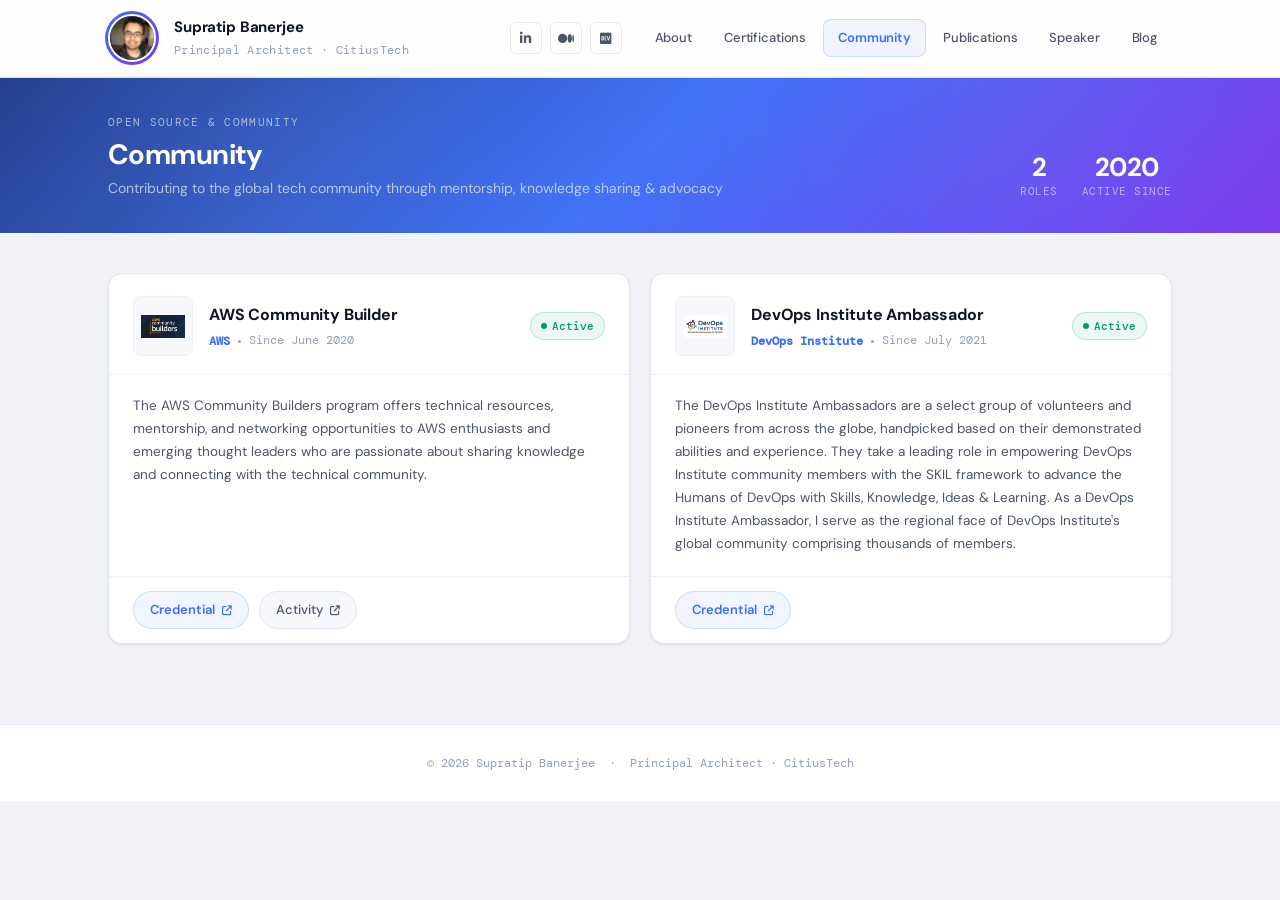
<file: comm.html>
<!DOCTYPE html>
<html lang="en">
<head>
  <meta charset="UTF-8" />
  <title>Supratip Banerjee · Community</title>
  <link rel="icon" href="files/icons/title_icon.png" type="image/x-icon" />
  <meta name="viewport" content="width=device-width, initial-scale=1" />
  <link rel="preconnect" href="https://fonts.googleapis.com" />
  <link rel="preconnect" href="https://fonts.gstatic.com" crossorigin />
  <link href="https://fonts.googleapis.com/css2?family=DM+Sans:wght@300;400;500;600;700&family=DM+Mono:wght@400;500&display=swap" rel="stylesheet" />
  <link rel="stylesheet" href="https://cdnjs.cloudflare.com/ajax/libs/font-awesome/6.5.0/css/all.min.css" />

  <style>
    :root {
      --bg:             #f0f2f7;
      --surface:        #ffffff;
      --surface-2:      #f7f8fb;
      --surface-3:      #eef0f6;
      --border:         #e3e7f0;
      --border-light:   #eef0f6;
      --accent:         #3b6ef8;
      --accent-dim:     rgba(59,110,248,0.07);
      --accent-dim2:    rgba(59,110,248,0.13);
      --purple:         #7c3aed;
      --green:          #059669;
      --green-dim:      rgba(5,150,105,0.08);
      --text-primary:   #0f1623;
      --text-secondary: #4b5568;
      --text-muted:     #94a0b8;
      --shadow-sm:      0 1px 3px rgba(15,22,35,0.06), 0 1px 2px rgba(15,22,35,0.04);
      --shadow-hover:   0 8px 28px rgba(59,110,248,0.13), 0 2px 8px rgba(15,22,35,0.06);
      --radius:         14px;
      --radius-sm:      8px;
      --radius-xs:      6px;
      --font-body:      'DM Sans', sans-serif;
      --font-mono:      'DM Mono', monospace;
      --transition:     0.18s ease;
      --max-w:          1120px;
    }

    *, *::before, *::after { box-sizing: border-box; margin: 0; padding: 0; }
    html { scroll-behavior: smooth; }
    body { background: var(--bg); color: var(--text-primary); font-family: var(--font-body); font-size: 15px; line-height: 1.7; -webkit-font-smoothing: antialiased; }
    a { color: var(--accent); text-decoration: none; transition: all var(--transition); }
    a:hover { opacity: 0.8; }
    img { display: block; max-width: 100%; }
    .container { max-width: var(--max-w); margin: 0 auto; padding: 0 28px; }

    /* ══ HEADER ══ */
    .site-header {
      background: rgba(255,255,255,0.92);
      backdrop-filter: blur(12px);
      -webkit-backdrop-filter: blur(12px);
      border-bottom: 1px solid var(--border-light);
      position: sticky; top: 0; z-index: 100;
      box-shadow: 0 1px 0 var(--border), var(--shadow-sm);
    }
    .header-inner { display: flex; align-items: center; gap: 18px; padding: 14px 28px; max-width: var(--max-w); margin: 0 auto; }
    .profile-avatar-wrap { position: relative; flex-shrink: 0; }
    .profile-avatar-wrap::before { content: ''; position: absolute; inset: -3px; border-radius: 50%; background: linear-gradient(135deg, var(--accent), var(--purple)); z-index: 0; }
    .profile-avatar { width: 48px; height: 48px; border-radius: 50%; object-fit: cover; border: 2.5px solid #fff; position: relative; z-index: 1; display: block; }
    .profile-info { flex: 1; min-width: 0; }
    .profile-name { font-size: 15px; font-weight: 700; color: var(--text-primary); letter-spacing: -0.01em; white-space: nowrap; overflow: hidden; text-overflow: ellipsis; }
    .profile-title { font-size: 11.5px; color: var(--text-muted); font-family: var(--font-mono); letter-spacing: 0.03em; }
    .social-links { display: flex; gap: 8px; align-items: center; }
    .social-links a { display: flex; align-items: center; justify-content: center; width: 32px; height: 32px; border-radius: var(--radius-xs); border: 1px solid var(--border); background: var(--surface); color: var(--text-secondary); font-size: 13px; transition: all var(--transition); }
    .social-links a:hover { color: var(--accent); border-color: var(--accent); background: var(--accent-dim); opacity: 1; transform: translateY(-1px); }
    .site-nav { display: flex; gap: 2px; align-items: center; }
    .nav-link { font-size: 13px; font-weight: 500; color: var(--text-secondary); padding: 7px 14px; border-radius: var(--radius-sm); border: 1px solid transparent; transition: all var(--transition); white-space: nowrap; letter-spacing: -0.01em; }
    .nav-link:hover { color: var(--text-primary); background: var(--surface-3); opacity: 1; }
    .nav-link.active { color: var(--accent); background: var(--accent-dim); border-color: rgba(59,110,248,0.2); font-weight: 600; opacity: 1; }
    .hamburger { display: none; flex-direction: column; gap: 5px; cursor: pointer; padding: 6px; background: none; border: none; margin-left: auto; }
    .hamburger span { display: block; width: 22px; height: 2px; background: var(--text-secondary); border-radius: 2px; transition: all var(--transition); }
    .mobile-nav { display: none; background: var(--surface); border-top: 1px solid var(--border-light); padding: 10px 20px 14px; flex-wrap: wrap; gap: 4px; }
    .mobile-nav.open { display: flex; }

    /* ══ HERO ══ */
    .hero-strip {
      background: linear-gradient(135deg, #1e3a8a 0%, #3b6ef8 50%, #7c3aed 100%);
      padding: 36px 0 32px; position: relative; overflow: hidden;
    }
    .hero-strip::before {
      content: ''; position: absolute; inset: 0;
      background: radial-gradient(circle at 20% 50%, rgba(255,255,255,0.06) 0%, transparent 60%),
                  radial-gradient(circle at 80% 20%, rgba(255,255,255,0.04) 0%, transparent 50%);
    }
    .hero-inner { max-width: var(--max-w); margin: 0 auto; padding: 0 28px; position: relative; display: flex; align-items: flex-end; justify-content: space-between; gap: 24px; flex-wrap: wrap; }
    .hero-eyebrow { font-size: 11px; font-family: var(--font-mono); color: rgba(255,255,255,0.6); letter-spacing: 0.12em; text-transform: uppercase; margin-bottom: 6px; }
    .hero-title { font-size: 28px; font-weight: 700; color: #fff; letter-spacing: -0.02em; line-height: 1.2; margin-bottom: 6px; }
    .hero-sub { font-size: 14px; color: rgba(255,255,255,0.65); }
    .hero-stats { display: flex; gap: 24px; flex-wrap: wrap; }
    .stat-item { text-align: center; }
    .stat-number { font-size: 26px; font-weight: 700; color: #fff; line-height: 1; letter-spacing: -0.02em; }
    .stat-label { font-size: 10.5px; color: rgba(255,255,255,0.55); font-family: var(--font-mono); letter-spacing: 0.05em; margin-top: 3px; text-transform: uppercase; }

    /* ══ MAIN ══ */
    .main { padding: 40px 0 80px; }

    /* ══ COMMUNITY GRID ══ */
    .comm-grid {
      display: grid;
      grid-template-columns: repeat(auto-fill, minmax(480px, 1fr));
      gap: 20px;
    }

    /* ══ COMMUNITY CARD ══ */
    .comm-card {
      background: var(--surface);
      border: 1px solid var(--border);
      border-radius: var(--radius);
      box-shadow: var(--shadow-sm);
      overflow: hidden;
      display: flex;
      flex-direction: column;
      transition: all var(--transition);
      animation: fadeUp 0.35s ease both;
      position: relative;
    }
    .comm-card::after {
      content: ''; position: absolute; top: 0; left: 0;
      width: 100%; height: 3px;
      background: linear-gradient(90deg, var(--accent), var(--purple));
      opacity: 0; transition: opacity var(--transition);
    }
    .comm-card:hover { border-color: rgba(59,110,248,0.25); box-shadow: var(--shadow-hover); transform: translateY(-3px); }
    .comm-card:hover::after { opacity: 1; }

    @keyframes fadeUp { from { opacity: 0; transform: translateY(12px); } to { opacity: 1; transform: translateY(0); } }

    /* Card header row */
    .comm-card-header {
      display: flex; align-items: center; gap: 16px;
      padding: 22px 24px 18px;
      border-bottom: 1px solid var(--border-light);
    }
    .comm-logo {
      width: 60px; height: 60px; border-radius: var(--radius-sm);
      background: var(--surface-2); border: 1px solid var(--border-light);
      display: flex; align-items: center; justify-content: center;
      overflow: hidden; flex-shrink: 0;
    }
    .comm-logo img { width: 44px; height: 44px; object-fit: contain; }
    .comm-header-text { flex: 1; min-width: 0; }
    .comm-title { font-size: 16px; font-weight: 700; color: var(--text-primary); letter-spacing: -0.01em; margin-bottom: 3px; }
    .comm-meta { display: flex; align-items: center; gap: 8px; flex-wrap: wrap; }
    .comm-org { font-size: 12px; font-weight: 600; color: var(--accent); font-family: var(--font-mono); }
    .comm-dot { width: 3px; height: 3px; border-radius: 50%; background: var(--text-muted); }
    .comm-since { font-size: 11.5px; color: var(--text-muted); font-family: var(--font-mono); }

    /* Active badge */
    .comm-active-badge {
      display: flex; align-items: center; gap: 5px;
      font-size: 11px; font-family: var(--font-mono); font-weight: 500;
      color: var(--green); background: var(--green-dim);
      border: 1px solid rgba(5,150,105,0.2);
      padding: 4px 10px; border-radius: 20px; flex-shrink: 0;
    }
    .comm-active-badge::before { content: ''; width: 6px; height: 6px; border-radius: 50%; background: var(--green); animation: pulse 2s infinite; }
    @keyframes pulse { 0%, 100% { opacity: 1; } 50% { opacity: 0.4; } }

    /* Card body */
    .comm-card-body { padding: 20px 24px; flex: 1; }
    .comm-desc { font-size: 13.5px; color: var(--text-secondary); line-height: 1.7; }

    /* Card footer */
    .comm-card-footer {
      padding: 14px 24px; border-top: 1px solid var(--border-light);
      display: flex; align-items: center; gap: 10px; flex-wrap: wrap;
    }
    .comm-link {
      display: inline-flex; align-items: center; gap: 7px;
      font-size: 13px; font-weight: 600; color: var(--accent);
      background: var(--accent-dim); border: 1px solid rgba(59,110,248,0.2);
      padding: 7px 16px; border-radius: 20px; transition: all var(--transition);
    }
    .comm-link i { font-size: 10px; }
    .comm-link:hover { background: var(--accent); color: #fff; border-color: var(--accent); opacity: 1; }
    .comm-link-secondary {
      display: inline-flex; align-items: center; gap: 7px;
      font-size: 13px; font-weight: 500; color: var(--text-secondary);
      background: var(--surface-2); border: 1px solid var(--border);
      padding: 7px 16px; border-radius: 20px; transition: all var(--transition);
    }
    .comm-link-secondary i { font-size: 10px; }
    .comm-link-secondary:hover { border-color: var(--accent); color: var(--accent); background: var(--accent-dim); opacity: 1; }

    /* ══ FOOTER ══ */
    .site-footer { border-top: 1px solid var(--border); padding: 28px; text-align: center; font-size: 12px; color: var(--text-muted); font-family: var(--font-mono); background: var(--surface); }

    /* ══ RESPONSIVE ══ */
    @media (max-width: 768px) {
      .header-inner { padding: 12px 20px; gap: 12px; }
      .site-nav { display: none; }
      .hamburger { display: flex; }
      .hero-strip { padding: 28px 0; }
      .hero-title { font-size: 22px; }
      .container { padding: 0 20px; }
      .comm-grid { grid-template-columns: 1fr; }
    }
    @media (max-width: 480px) {
      .hero-inner { flex-direction: column; align-items: flex-start; }
      .comm-card-header { flex-wrap: wrap; }
    }
  </style>
</head>
<body>

<!-- ── Header ── -->
<header class="site-header">
  <div class="header-inner">
    <div class="profile-avatar-wrap">
      <img class="profile-avatar" src="assets/images/profile.png" alt="Supratip Banerjee" />
    </div>
    <div class="profile-info">
      <div class="profile-name">Supratip Banerjee</div>
      <div class="profile-title">Principal Architect · CitiusTech &nbsp;</div>
    </div>
    <div class="social-links">
      <a href="https://www.linkedin.com/in/supratipb/" target="_blank" aria-label="LinkedIn"><i class="fab fa-linkedin-in"></i></a>
      <a href="https://medium.com/@supratip-banerjee" target="_blank" aria-label="Medium"><i class="fab fa-medium"></i></a>
      <a href="https://dev.to/supratipb" target="_blank" aria-label="dev.to"><i class="fab fa-dev"></i></a>
    </div>
    <nav class="site-nav" aria-label="Main navigation">
      <a href="index.html" class="nav-link">About</a>
      <a href="cert.html" class="nav-link">Certifications</a>
      <a href="comm.html" class="nav-link active">Community</a>
      <a href="publication.html" class="nav-link">Publications</a>
      <a href="speaker.html" class="nav-link">Speaker</a>
      <a href="blog.html" class="nav-link">Blog</a>
    </nav>
    <button class="hamburger" id="hamburgerBtn" aria-label="Toggle menu" aria-expanded="false">
      <span></span><span></span><span></span>
    </button>
  </div>
  <nav class="mobile-nav" id="mobileNav">
    <a href="index.html" class="nav-link">About</a>
    <a href="cert.html" class="nav-link">Certifications</a>
    <a href="comm.html" class="nav-link active">Community</a>
    <a href="publication.html" class="nav-link">Publications</a>
    <a href="speaker.html" class="nav-link">Speaker</a>
    <a href="blog.html" class="nav-link">Blog</a>
  </nav>
</header>

<!-- ── Hero ── -->
<div class="hero-strip">
  <div class="hero-inner">
    <div class="hero-text">
      <div class="hero-eyebrow">Open Source &amp; Community</div>
      <h1 class="hero-title">Community</h1>
      <div class="hero-sub">Contributing to the global tech community through mentorship, knowledge sharing &amp; advocacy</div>
    </div>
    <div class="hero-stats">
      <div class="stat-item">
        <div class="stat-number">2</div>
        <div class="stat-label">Roles</div>
      </div>
      <div class="stat-item">
        <div class="stat-number">2020</div>
        <div class="stat-label">Active Since</div>
      </div>
    </div>
  </div>
</div>

<!-- ── Main ── -->
<main class="main">
  <div class="container">
    <div class="comm-grid" id="commGrid"></div>
  </div>
</main>

<footer class="site-footer">
  &copy; <span id="year"></span> Supratip Banerjee &nbsp;·&nbsp; Principal Architect · CitiusTech
</footer>

<script>
// ── DATA ── add more community roles here
const COMMUNITY = [
  {
    title:  "AWS Community Builder",
    org:    "AWS",
    since:  "Since June 2020",
    active: true,
    icon:   "files/comm_icons/acb.png",
    desc:   "The AWS Community Builders program offers technical resources, mentorship, and networking opportunities to AWS enthusiasts and emerging thought leaders who are passionate about sharing knowledge and connecting with the technical community.",
    links: [
      { label: "Credential", url: "https://builder.aws.com/community/@supratip86?tab=badges", primary: true },
      { label: "Activity",   url: "https://dev.to/supratipb",     primary: false },
    ],
    delay: 0,
  },
  {
    title:  "DevOps Institute Ambassador",
    org:    "DevOps Institute",
    since:  "Since July 2021",
    active: true,
    icon:   "files/comm_icons/devops-ins.jpg",
    desc:   "The DevOps Institute Ambassadors are a select group of volunteers and pioneers from across the globe, handpicked based on their demonstrated abilities and experience. They take a leading role in empowering DevOps Institute community members with the SKIL framework to advance the Humans of DevOps with Skills, Knowledge, Ideas & Learning. As a DevOps Institute Ambassador, I serve as the regional face of DevOps Institute's global community comprising thousands of members.",
    links: [
      { label: "Credential", url: "https://www.devopsinstitute.com/ambassador_bio/supratip-banerjee/", primary: true },
    ],
    delay: 80,
  },
];

function renderCommunity() {
  document.getElementById('commGrid').innerHTML = COMMUNITY.map(c => {
    const links = c.links.map(l =>
      l.primary
        ? `<a class="comm-link" href="${l.url}" target="_blank" rel="noopener">${l.label} <i class="fa-solid fa-arrow-up-right-from-square"></i></a>`
        : `<a class="comm-link-secondary" href="${l.url}" target="_blank" rel="noopener">${l.label} <i class="fa-solid fa-arrow-up-right-from-square"></i></a>`
    ).join('');

    const badge = c.active
      ? `<div class="comm-active-badge">Active</div>`
      : '';

    return `
      <div class="comm-card" style="animation-delay:${c.delay}ms">
        <div class="comm-card-header">
          <div class="comm-logo">
            <img src="${c.icon}" alt="${c.org}" />
          </div>
          <div class="comm-header-text">
            <div class="comm-title">${c.title}</div>
            <div class="comm-meta">
              <span class="comm-org">${c.org}</span>
              <span class="comm-dot"></span>
              <span class="comm-since">${c.since}</span>
            </div>
          </div>
          ${badge}
        </div>
        <div class="comm-card-body">
          <div class="comm-desc">${c.desc}</div>
        </div>
        <div class="comm-card-footer">
          ${links}
        </div>
      </div>`;
  }).join('');
}

document.getElementById('year').textContent = new Date().getFullYear();
document.getElementById('hamburgerBtn').addEventListener('click', function () {
  const nav = document.getElementById('mobileNav');
  this.setAttribute('aria-expanded', nav.classList.toggle('open'));
});
renderCommunity();
</script>
</body>
</html>
</file>
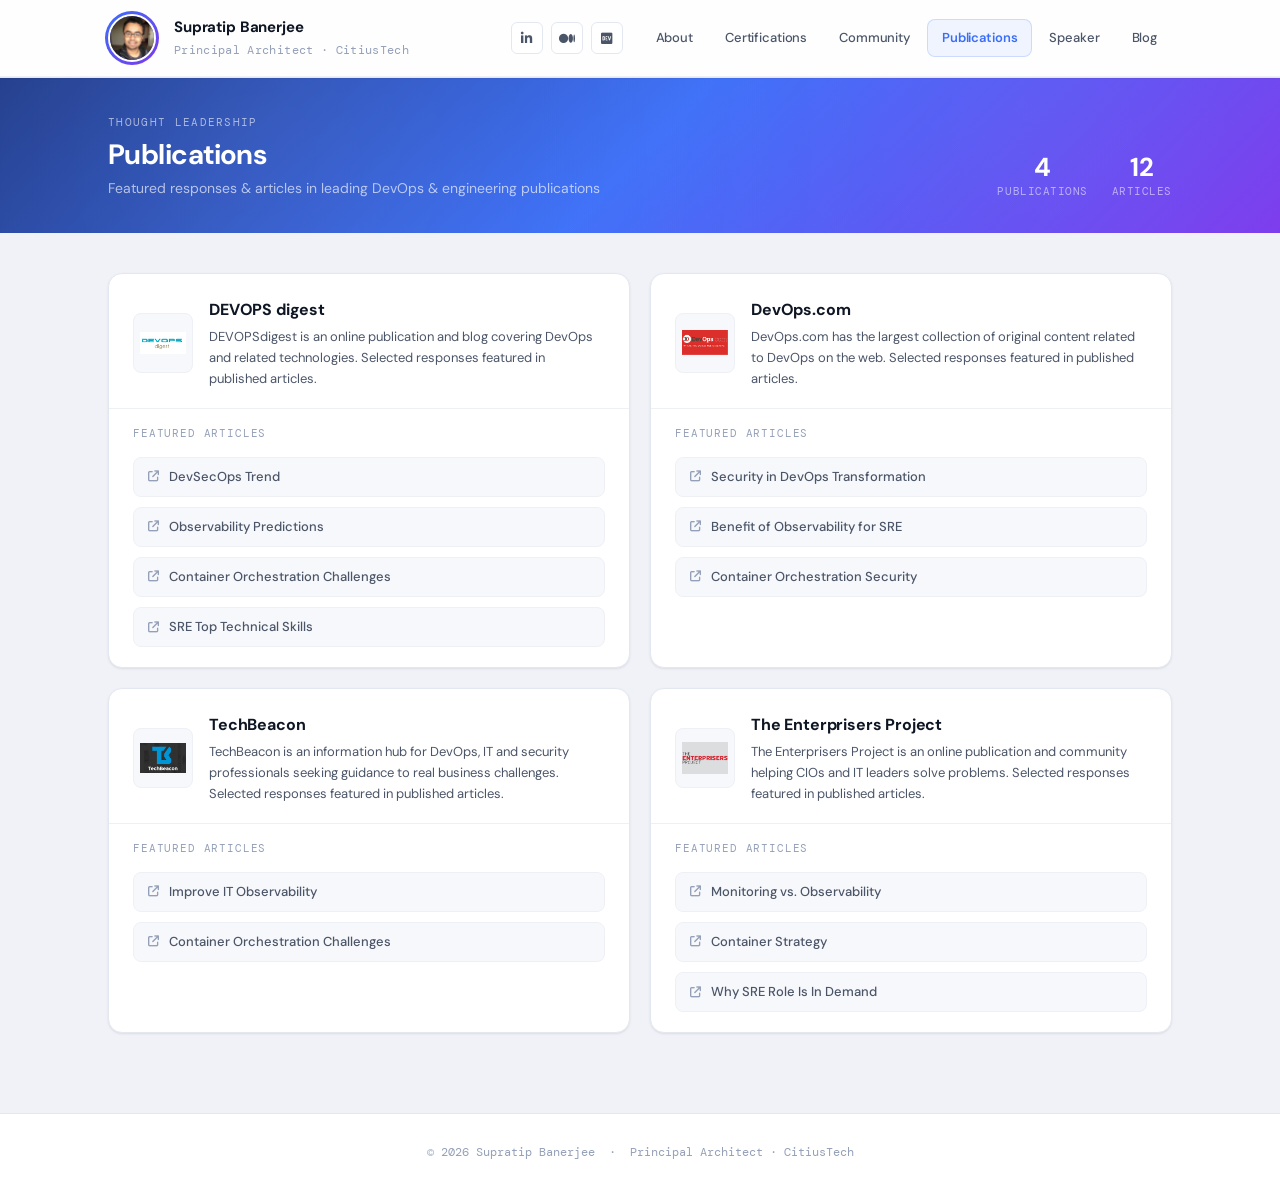
<file: publication.html>
<!DOCTYPE html>
<html lang="en">
<head>
  <meta charset="UTF-8" />
  <title>Supratip Banerjee · Publications</title>
  <link rel="icon" href="files/icons/title_icon.png" type="image/x-icon" />
  <meta name="viewport" content="width=device-width, initial-scale=1" />
  <link rel="preconnect" href="https://fonts.googleapis.com" />
  <link rel="preconnect" href="https://fonts.gstatic.com" crossorigin />
  <link href="https://fonts.googleapis.com/css2?family=DM+Sans:wght@300;400;500;600;700&family=DM+Mono:wght@400;500&display=swap" rel="stylesheet" />
  <link rel="stylesheet" href="https://cdnjs.cloudflare.com/ajax/libs/font-awesome/6.5.0/css/all.min.css" />

  <style>
    :root {
      --bg:             #f0f2f7;
      --surface:        #ffffff;
      --surface-2:      #f7f8fb;
      --surface-3:      #eef0f6;
      --border:         #e3e7f0;
      --border-light:   #eef0f6;
      --accent:         #3b6ef8;
      --accent-dim:     rgba(59,110,248,0.07);
      --accent-dim2:    rgba(59,110,248,0.13);
      --purple:         #7c3aed;
      --text-primary:   #0f1623;
      --text-secondary: #4b5568;
      --text-muted:     #94a0b8;
      --shadow-sm:      0 1px 3px rgba(15,22,35,0.06), 0 1px 2px rgba(15,22,35,0.04);
      --shadow-hover:   0 8px 28px rgba(59,110,248,0.13), 0 2px 8px rgba(15,22,35,0.06);
      --radius:         14px;
      --radius-sm:      8px;
      --radius-xs:      6px;
      --font-body:      'DM Sans', sans-serif;
      --font-mono:      'DM Mono', monospace;
      --transition:     0.18s ease;
      --max-w:          1120px;
    }

    *, *::before, *::after { box-sizing: border-box; margin: 0; padding: 0; }
    html { scroll-behavior: smooth; }
    body { background: var(--bg); color: var(--text-primary); font-family: var(--font-body); font-size: 15px; line-height: 1.7; -webkit-font-smoothing: antialiased; }
    a { color: var(--accent); text-decoration: none; transition: all var(--transition); }
    a:hover { opacity: 0.8; }
    img { display: block; max-width: 100%; }
    .container { max-width: var(--max-w); margin: 0 auto; padding: 0 28px; }

    /* ══ HEADER ══ */
    .site-header {
      background: rgba(255,255,255,0.92);
      backdrop-filter: blur(12px);
      -webkit-backdrop-filter: blur(12px);
      border-bottom: 1px solid var(--border-light);
      position: sticky; top: 0; z-index: 100;
      box-shadow: 0 1px 0 var(--border), var(--shadow-sm);
    }
    .header-inner { display: flex; align-items: center; gap: 18px; padding: 14px 28px; max-width: var(--max-w); margin: 0 auto; }
    .profile-avatar-wrap { position: relative; flex-shrink: 0; }
    .profile-avatar-wrap::before { content: ''; position: absolute; inset: -3px; border-radius: 50%; background: linear-gradient(135deg, var(--accent), var(--purple)); z-index: 0; }
    .profile-avatar { width: 48px; height: 48px; border-radius: 50%; object-fit: cover; border: 2.5px solid #fff; position: relative; z-index: 1; display: block; }
    .profile-info { flex: 1; min-width: 0; }
    .profile-name { font-size: 15px; font-weight: 700; color: var(--text-primary); letter-spacing: -0.01em; white-space: nowrap; overflow: hidden; text-overflow: ellipsis; }
    .profile-title { font-size: 11.5px; color: var(--text-muted); font-family: var(--font-mono); letter-spacing: 0.03em; }
    .social-links { display: flex; gap: 8px; align-items: center; }
    .social-links a { display: flex; align-items: center; justify-content: center; width: 32px; height: 32px; border-radius: var(--radius-xs); border: 1px solid var(--border); background: var(--surface); color: var(--text-secondary); font-size: 13px; transition: all var(--transition); }
    .social-links a:hover { color: var(--accent); border-color: var(--accent); background: var(--accent-dim); opacity: 1; transform: translateY(-1px); }
    .site-nav { display: flex; gap: 2px; align-items: center; }
    .nav-link { font-size: 13px; font-weight: 500; color: var(--text-secondary); padding: 7px 14px; border-radius: var(--radius-sm); border: 1px solid transparent; transition: all var(--transition); white-space: nowrap; letter-spacing: -0.01em; }
    .nav-link:hover { color: var(--text-primary); background: var(--surface-3); opacity: 1; }
    .nav-link.active { color: var(--accent); background: var(--accent-dim); border-color: rgba(59,110,248,0.2); font-weight: 600; opacity: 1; }
    .hamburger { display: none; flex-direction: column; gap: 5px; cursor: pointer; padding: 6px; background: none; border: none; margin-left: auto; }
    .hamburger span { display: block; width: 22px; height: 2px; background: var(--text-secondary); border-radius: 2px; transition: all var(--transition); }
    .mobile-nav { display: none; background: var(--surface); border-top: 1px solid var(--border-light); padding: 10px 20px 14px; flex-wrap: wrap; gap: 4px; }
    .mobile-nav.open { display: flex; }

    /* ══ HERO ══ */
    .hero-strip {
      background: linear-gradient(135deg, #1e3a8a 0%, #3b6ef8 50%, #7c3aed 100%);
      padding: 36px 0 32px; position: relative; overflow: hidden;
    }
    .hero-strip::before {
      content: ''; position: absolute; inset: 0;
      background: radial-gradient(circle at 20% 50%, rgba(255,255,255,0.06) 0%, transparent 60%),
                  radial-gradient(circle at 80% 20%, rgba(255,255,255,0.04) 0%, transparent 50%);
    }
    .hero-inner { max-width: var(--max-w); margin: 0 auto; padding: 0 28px; position: relative; display: flex; align-items: flex-end; justify-content: space-between; gap: 24px; flex-wrap: wrap; }
    .hero-eyebrow { font-size: 11px; font-family: var(--font-mono); color: rgba(255,255,255,0.6); letter-spacing: 0.12em; text-transform: uppercase; margin-bottom: 6px; }
    .hero-title { font-size: 28px; font-weight: 700; color: #fff; letter-spacing: -0.02em; line-height: 1.2; margin-bottom: 6px; }
    .hero-sub { font-size: 14px; color: rgba(255,255,255,0.65); }
    .hero-stats { display: flex; gap: 24px; flex-wrap: wrap; }
    .stat-item { text-align: center; }
    .stat-number { font-size: 26px; font-weight: 700; color: #fff; line-height: 1; letter-spacing: -0.02em; }
    .stat-label { font-size: 10.5px; color: rgba(255,255,255,0.55); font-family: var(--font-mono); letter-spacing: 0.05em; margin-top: 3px; text-transform: uppercase; }

    /* ══ MAIN ══ */
    .main { padding: 40px 0 80px; }

    /* ══ PUB GRID ══ */
    .pub-grid {
      display: grid;
      grid-template-columns: repeat(auto-fill, minmax(480px, 1fr));
      gap: 20px;
    }

    /* ══ PUB CARD ══ */
    .pub-card {
      background: var(--surface);
      border: 1px solid var(--border);
      border-radius: var(--radius);
      box-shadow: var(--shadow-sm);
      overflow: hidden;
      display: flex;
      flex-direction: column;
      transition: all var(--transition);
      animation: fadeUp 0.35s ease both;
      position: relative;
    }
    .pub-card::after {
      content: ''; position: absolute; top: 0; left: 0;
      width: 100%; height: 3px;
      background: linear-gradient(90deg, var(--accent), var(--purple));
      opacity: 0; transition: opacity var(--transition);
    }
    .pub-card:hover { border-color: rgba(59,110,248,0.25); box-shadow: var(--shadow-hover); transform: translateY(-3px); }
    .pub-card:hover::after { opacity: 1; }

    @keyframes fadeUp { from { opacity: 0; transform: translateY(12px); } to { opacity: 1; transform: translateY(0); } }

    /* Card header */
    .pub-card-header {
      display: flex; align-items: center; gap: 16px;
      padding: 22px 24px 18px;
      border-bottom: 1px solid var(--border-light);
    }
    .pub-logo {
      width: 60px; height: 60px; border-radius: var(--radius-sm);
      background: var(--surface-2); border: 1px solid var(--border-light);
      display: flex; align-items: center; justify-content: center;
      overflow: hidden; flex-shrink: 0;
    }
    .pub-logo img { width: 46px; height: 46px; object-fit: contain; }
    .pub-header-text { flex: 1; min-width: 0; }
    .pub-title { font-size: 16px; font-weight: 700; color: var(--text-primary); letter-spacing: -0.01em; margin-bottom: 4px; }
    .pub-desc { font-size: 13px; color: var(--text-secondary); line-height: 1.6; }

    /* Articles list */
    .pub-articles { padding: 16px 24px 20px; display: flex; flex-direction: column; gap: 10px; flex: 1; }
    .articles-label {
      font-size: 10.5px; font-family: var(--font-mono); letter-spacing: 0.08em;
      text-transform: uppercase; color: var(--text-muted); margin-bottom: 4px;
    }
    .article-item {
      display: flex; align-items: center; gap: 10px;
      padding: 10px 14px;
      background: var(--surface-2); border: 1px solid var(--border-light);
      border-radius: var(--radius-sm);
      transition: all var(--transition);
    }
    .article-item:hover { border-color: rgba(59,110,248,0.25); background: var(--accent-dim); }
    .article-item:hover .article-title { color: var(--accent); }
    .article-icon { color: var(--text-muted); font-size: 11px; flex-shrink: 0; transition: color var(--transition); }
    .article-item:hover .article-icon { color: var(--accent); }
    .article-title { font-size: 13px; font-weight: 500; color: var(--text-secondary); line-height: 1.4; transition: color var(--transition); }

    /* ══ FOOTER ══ */
    .site-footer { border-top: 1px solid var(--border); padding: 28px; text-align: center; font-size: 12px; color: var(--text-muted); font-family: var(--font-mono); background: var(--surface); }

    /* ══ RESPONSIVE ══ */
    @media (max-width: 768px) {
      .header-inner { padding: 12px 20px; gap: 12px; }
      .site-nav { display: none; }
      .hamburger { display: flex; }
      .hero-strip { padding: 28px 0; }
      .hero-title { font-size: 22px; }
      .container { padding: 0 20px; }
      .pub-grid { grid-template-columns: 1fr; }
    }
    @media (max-width: 480px) {
      .hero-inner { flex-direction: column; align-items: flex-start; }
    }
  </style>
</head>
<body>

<!-- ── Header ── -->
<header class="site-header">
  <div class="header-inner">
    <div class="profile-avatar-wrap">
      <img class="profile-avatar" src="assets/images/profile.png" alt="Supratip Banerjee" />
    </div>
    <div class="profile-info">
      <div class="profile-name">Supratip Banerjee</div>
      <div class="profile-title">Principal Architect · CitiusTech &nbsp;</div>
    </div>
    <div class="social-links">
      <a href="https://www.linkedin.com/in/supratipb/" target="_blank" aria-label="LinkedIn"><i class="fab fa-linkedin-in"></i></a>
      <a href="https://medium.com/@supratip-banerjee" target="_blank" aria-label="Medium"><i class="fab fa-medium"></i></a>
      <a href="https://dev.to/supratipb" target="_blank" aria-label="dev.to"><i class="fab fa-dev"></i></a>    </div>
    <nav class="site-nav" aria-label="Main navigation">
      <a href="index.html" class="nav-link">About</a>
      <a href="cert.html" class="nav-link">Certifications</a>
      <a href="comm.html" class="nav-link">Community</a>
      <a href="publication.html" class="nav-link active">Publications</a>
      <a href="speaker.html" class="nav-link">Speaker</a>
      <a href="blog.html" class="nav-link">Blog</a>
    </nav>
    <button class="hamburger" id="hamburgerBtn" aria-label="Toggle menu" aria-expanded="false">
      <span></span><span></span><span></span>
    </button>
  </div>
  <nav class="mobile-nav" id="mobileNav">
    <a href="index.html" class="nav-link">About</a>
    <a href="cert.html" class="nav-link">Certifications</a>
    <a href="comm.html" class="nav-link">Community</a>
    <a href="publication.html" class="nav-link active">Publications</a>
    <a href="speaker.html" class="nav-link">Speaker</a>
    <a href="blog.html" class="nav-link">Blog</a>
  </nav>
</header>

<!-- ── Hero ── -->
<div class="hero-strip">
  <div class="hero-inner">
    <div class="hero-text">
      <div class="hero-eyebrow">Thought Leadership</div>
      <h1 class="hero-title">Publications</h1>
      <div class="hero-sub">Featured responses &amp; articles in leading DevOps &amp; engineering publications</div>
    </div>
    <div class="hero-stats" id="heroStats"></div>
  </div>
</div>

<!-- ── Main ── -->
<main class="main">
  <div class="container">
    <div class="pub-grid" id="pubGrid"></div>
  </div>
</main>

<footer class="site-footer">
  &copy; <span id="year"></span> Supratip Banerjee &nbsp;·&nbsp; Principal Architect · CitiusTech
</footer>

<script>
// ── DATA ── add more publications or articles here
const PUBLICATIONS = [
  {
    name:  "DEVOPS digest",
    icon:  "files/pub_icons/devops-digest.jpg",
    desc:  "DEVOPSdigest is an online publication and blog covering DevOps and related technologies. Selected responses featured in published articles.",
    articles: [
      { title: "DevSecOps Trend",                        url: "https://www.devopsdigest.com/12-devsecops-trends-to-watch-right-now-part-2" },
      { title: "Observability Predictions",              url: "https://www.devopsdigest.com/11-predictions-for-the-future-of-observability" },
      { title: "Container Orchestration Challenges",     url: "https://www.devopsdigest.com/switching-to-a-container-based-application-architecture-not-so-fast" },
      { title: "SRE Top Technical Skills",               url: "https://www.devopsdigest.com/the-top-technical-skills-you-need-to-be-an-sre-in-2022" },
    ],
    delay: 0,
  },
  {
    name:  "DevOps.com",
    icon:  "files/pub_icons/devops-com.png",
    desc:  "DevOps.com has the largest collection of original content related to DevOps on the web. Selected responses featured in published articles.",
    articles: [
      { title: "Security in DevOps Transformation",      url: "https://devops.com/12-ways-to-bake-security-into-a-devops-transformation/" },
      { title: "Benefit of Observability for SRE",       url: "https://devops.com/the-key-benefits-of-observability-for-sres/" },
      { title: "Container Orchestration Security",       url: "https://devops.com/4-container-orchestration-security-concerns" },
    ],
    delay: 60,
  },
  {
    name:  "TechBeacon",
    icon:  "files/pub_icons/techbeacon-1.png",
    desc:  "TechBeacon is an information hub for DevOps, IT and security professionals seeking guidance to real business challenges. Selected responses featured in published articles.",
    articles: [
      { title: "Improve IT Observability",               url: "https://techbeacon.com/app-dev-testing/how-improve-your-it-observability-systems" },
      { title: "Container Orchestration Challenges",     url: "https://techbeacon.com/enterprise-it/3-container-orchestration-challenges-tackle-head" },
    ],
    delay: 120,
  },
  {
    name:  "The Enterprisers Project",
    icon:  "files/pub_icons/enterprise-project-logo.jpg",
    desc:  "The Enterprisers Project is an online publication and community helping CIOs and IT leaders solve problems. Selected responses featured in published articles.",
    articles: [
      { title: "Monitoring vs. Observability",           url: "https://enterprisersproject.com/article/2021/9/devops-monitoring-vs-observability" },
      { title: "Container Strategy",                     url: "https://enterprisersproject.com/article/2021/11/container-success-3-key-skills" },
      { title: "Why SRE Role Is In Demand",              url: "https://enterprisersproject.com/article/2022/2/8-reasons-site-reliability-engineer-one-most-demand-jobs-2022" },
    ],
    delay: 180,
  },
];

function renderPublications() {
  // Hero stats
  const totalArticles = PUBLICATIONS.reduce((sum, p) => sum + p.articles.length, 0);
  document.getElementById('heroStats').innerHTML = `
    <div class="stat-item">
      <div class="stat-number">${PUBLICATIONS.length}</div>
      <div class="stat-label">Publications</div>
    </div>
    <div class="stat-item">
      <div class="stat-number">${totalArticles}</div>
      <div class="stat-label">Articles</div>
    </div>`;

  // Cards
  document.getElementById('pubGrid').innerHTML = PUBLICATIONS.map(p => {
    const articles = p.articles.map(a => `
      <a class="article-item" href="${a.url}" target="_blank" rel="noopener">
        <i class="fa-solid fa-arrow-up-right-from-square article-icon"></i>
        <span class="article-title">${a.title}</span>
      </a>`).join('');

    return `
      <div class="pub-card" style="animation-delay:${p.delay}ms">
        <div class="pub-card-header">
          <div class="pub-logo">
            <img src="${p.icon}" alt="${p.name}" />
          </div>
          <div class="pub-header-text">
            <div class="pub-title">${p.name}</div>
            <div class="pub-desc">${p.desc}</div>
          </div>
        </div>
        <div class="pub-articles">
          <div class="articles-label">Featured Articles</div>
          ${articles}
        </div>
      </div>`;
  }).join('');
}

document.getElementById('year').textContent = new Date().getFullYear();
document.getElementById('hamburgerBtn').addEventListener('click', function () {
  const nav = document.getElementById('mobileNav');
  this.setAttribute('aria-expanded', nav.classList.toggle('open'));
});
renderPublications();
</script>
</body>
</html>
</file>
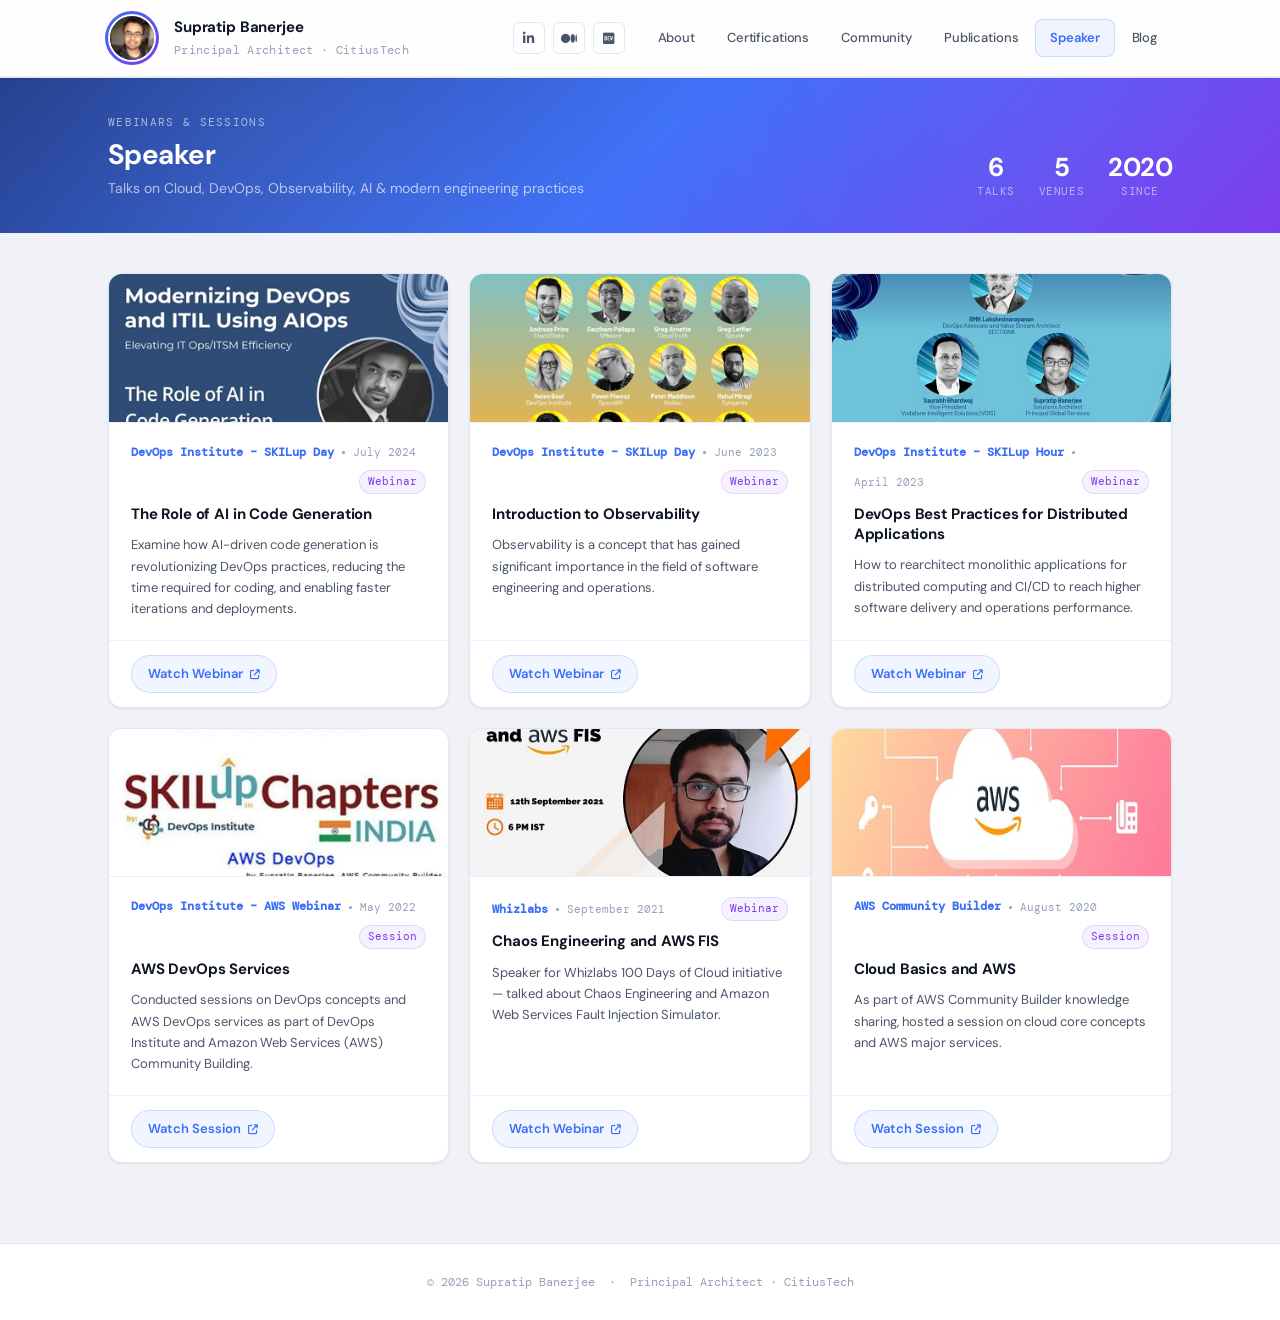
<file: speaker.html>
<!DOCTYPE html>
<html lang="en">
<head>
  <meta charset="UTF-8" />
  <title>Supratip Banerjee · Speaker</title>
  <link rel="icon" href="files/icons/title_icon.png" type="image/x-icon" />
  <meta name="viewport" content="width=device-width, initial-scale=1" />
  <link rel="preconnect" href="https://fonts.googleapis.com" />
  <link rel="preconnect" href="https://fonts.gstatic.com" crossorigin />
  <link href="https://fonts.googleapis.com/css2?family=DM+Sans:wght@300;400;500;600;700&family=DM+Mono:wght@400;500&display=swap" rel="stylesheet" />
  <link rel="stylesheet" href="https://cdnjs.cloudflare.com/ajax/libs/font-awesome/6.5.0/css/all.min.css" />

  <style>
    :root {
      --bg:             #f0f2f7;
      --surface:        #ffffff;
      --surface-2:      #f7f8fb;
      --surface-3:      #eef0f6;
      --border:         #e3e7f0;
      --border-light:   #eef0f6;
      --accent:         #3b6ef8;
      --accent-dim:     rgba(59,110,248,0.07);
      --accent-dim2:    rgba(59,110,248,0.13);
      --purple:         #7c3aed;
      --purple-dim:     rgba(124,58,237,0.07);
      --text-primary:   #0f1623;
      --text-secondary: #4b5568;
      --text-muted:     #94a0b8;
      --shadow-sm:      0 1px 3px rgba(15,22,35,0.06), 0 1px 2px rgba(15,22,35,0.04);
      --shadow-hover:   0 8px 28px rgba(59,110,248,0.13), 0 2px 8px rgba(15,22,35,0.06);
      --radius:         14px;
      --radius-sm:      8px;
      --radius-xs:      6px;
      --font-body:      'DM Sans', sans-serif;
      --font-mono:      'DM Mono', monospace;
      --transition:     0.18s ease;
      --max-w:          1120px;
    }

    *, *::before, *::after { box-sizing: border-box; margin: 0; padding: 0; }
    html { scroll-behavior: smooth; }
    body { background: var(--bg); color: var(--text-primary); font-family: var(--font-body); font-size: 15px; line-height: 1.7; -webkit-font-smoothing: antialiased; }
    a { color: var(--accent); text-decoration: none; transition: all var(--transition); }
    a:hover { opacity: 0.8; }
    img { display: block; max-width: 100%; }
    .container { max-width: var(--max-w); margin: 0 auto; padding: 0 28px; }

    /* ══ HEADER ══ */
    .site-header {
      background: rgba(255,255,255,0.92);
      backdrop-filter: blur(12px);
      -webkit-backdrop-filter: blur(12px);
      border-bottom: 1px solid var(--border-light);
      position: sticky; top: 0; z-index: 100;
      box-shadow: 0 1px 0 var(--border), var(--shadow-sm);
    }
    .header-inner { display: flex; align-items: center; gap: 18px; padding: 14px 28px; max-width: var(--max-w); margin: 0 auto; }
    .profile-avatar-wrap { position: relative; flex-shrink: 0; }
    .profile-avatar-wrap::before { content: ''; position: absolute; inset: -3px; border-radius: 50%; background: linear-gradient(135deg, var(--accent), var(--purple)); z-index: 0; }
    .profile-avatar { width: 48px; height: 48px; border-radius: 50%; object-fit: cover; border: 2.5px solid #fff; position: relative; z-index: 1; display: block; }
    .profile-info { flex: 1; min-width: 0; }
    .profile-name { font-size: 15px; font-weight: 700; color: var(--text-primary); letter-spacing: -0.01em; white-space: nowrap; overflow: hidden; text-overflow: ellipsis; }
    .profile-title { font-size: 11.5px; color: var(--text-muted); font-family: var(--font-mono); letter-spacing: 0.03em; }
    .social-links { display: flex; gap: 8px; align-items: center; }
    .social-links a { display: flex; align-items: center; justify-content: center; width: 32px; height: 32px; border-radius: var(--radius-xs); border: 1px solid var(--border); background: var(--surface); color: var(--text-secondary); font-size: 13px; transition: all var(--transition); }
    .social-links a:hover { color: var(--accent); border-color: var(--accent); background: var(--accent-dim); opacity: 1; transform: translateY(-1px); }
    .site-nav { display: flex; gap: 2px; align-items: center; }
    .nav-link { font-size: 13px; font-weight: 500; color: var(--text-secondary); padding: 7px 14px; border-radius: var(--radius-sm); border: 1px solid transparent; transition: all var(--transition); white-space: nowrap; letter-spacing: -0.01em; }
    .nav-link:hover { color: var(--text-primary); background: var(--surface-3); opacity: 1; }
    .nav-link.active { color: var(--accent); background: var(--accent-dim); border-color: rgba(59,110,248,0.2); font-weight: 600; opacity: 1; }
    .hamburger { display: none; flex-direction: column; gap: 5px; cursor: pointer; padding: 6px; background: none; border: none; margin-left: auto; }
    .hamburger span { display: block; width: 22px; height: 2px; background: var(--text-secondary); border-radius: 2px; transition: all var(--transition); }
    .mobile-nav { display: none; background: var(--surface); border-top: 1px solid var(--border-light); padding: 10px 20px 14px; flex-wrap: wrap; gap: 4px; }
    .mobile-nav.open { display: flex; }

    /* ══ HERO ══ */
    .hero-strip {
      background: linear-gradient(135deg, #1e3a8a 0%, #3b6ef8 50%, #7c3aed 100%);
      padding: 36px 0 32px; position: relative; overflow: hidden;
    }
    .hero-strip::before {
      content: ''; position: absolute; inset: 0;
      background: radial-gradient(circle at 20% 50%, rgba(255,255,255,0.06) 0%, transparent 60%),
                  radial-gradient(circle at 80% 20%, rgba(255,255,255,0.04) 0%, transparent 50%);
    }
    .hero-inner { max-width: var(--max-w); margin: 0 auto; padding: 0 28px; position: relative; display: flex; align-items: flex-end; justify-content: space-between; gap: 24px; flex-wrap: wrap; }
    .hero-eyebrow { font-size: 11px; font-family: var(--font-mono); color: rgba(255,255,255,0.6); letter-spacing: 0.12em; text-transform: uppercase; margin-bottom: 6px; }
    .hero-title { font-size: 28px; font-weight: 700; color: #fff; letter-spacing: -0.02em; line-height: 1.2; margin-bottom: 6px; }
    .hero-sub { font-size: 14px; color: rgba(255,255,255,0.65); }
    .hero-stats { display: flex; gap: 24px; flex-wrap: wrap; }
    .stat-item { text-align: center; }
    .stat-number { font-size: 26px; font-weight: 700; color: #fff; line-height: 1; letter-spacing: -0.02em; }
    .stat-label { font-size: 10.5px; color: rgba(255,255,255,0.55); font-family: var(--font-mono); letter-spacing: 0.05em; margin-top: 3px; text-transform: uppercase; }

    /* ══ MAIN ══ */
    .main { padding: 40px 0 80px; }

    /* ══ SPEAKER GRID ══ */
    .speaker-grid {
      display: grid;
      grid-template-columns: repeat(auto-fill, minmax(320px, 1fr));
      gap: 20px;
    }

    /* ══ SPEAKER CARD ══ */
    .speaker-card {
      background: var(--surface);
      border: 1px solid var(--border);
      border-radius: var(--radius);
      box-shadow: var(--shadow-sm);
      overflow: hidden;
      display: flex;
      flex-direction: column;
      transition: all var(--transition);
      animation: fadeUp 0.35s ease both;
      position: relative;
    }
    .speaker-card::after {
      content: ''; position: absolute; top: 0; left: 0;
      width: 100%; height: 3px;
      background: linear-gradient(90deg, var(--accent), var(--purple));
      opacity: 0; transition: opacity var(--transition);
    }
    .speaker-card:hover { border-color: rgba(59,110,248,0.25); box-shadow: var(--shadow-hover); transform: translateY(-3px); }
    .speaker-card:hover::after { opacity: 1; }

    @keyframes fadeUp { from { opacity: 0; transform: translateY(12px); } to { opacity: 1; transform: translateY(0); } }

    /* Thumbnail */
    .speaker-thumb {
      width: 100%; aspect-ratio: 16/7; overflow: hidden;
      background: var(--surface-3);
      display: flex; align-items: center; justify-content: center;
      border-bottom: 1px solid var(--border-light);
    }
    .speaker-thumb img {
      width: 100%; height: 100%; object-fit: cover;
      transition: transform 0.4s ease;
    }
    .speaker-card:hover .speaker-thumb img { transform: scale(1.03); }

    /* Card body */
    .speaker-card-body { padding: 20px 22px; flex: 1; display: flex; flex-direction: column; gap: 10px; }

    .speaker-meta { display: flex; align-items: center; gap: 8px; flex-wrap: wrap; }
    .speaker-venue {
      font-size: 11.5px; font-weight: 600; color: var(--accent);
      font-family: var(--font-mono);
    }
    .speaker-dot { width: 3px; height: 3px; border-radius: 50%; background: var(--text-muted); flex-shrink: 0; }
    .speaker-date {
      font-size: 11px; color: var(--text-muted); font-family: var(--font-mono);
    }
    .speaker-type {
      font-size: 10.5px; font-family: var(--font-mono);
      padding: 2px 8px; border-radius: 20px;
      background: var(--purple-dim); border: 1px solid rgba(124,58,237,0.15);
      color: var(--purple); margin-left: auto;
    }

    .speaker-title { font-size: 15px; font-weight: 700; color: var(--text-primary); letter-spacing: -0.01em; line-height: 1.35; }

    .speaker-desc { font-size: 13px; color: var(--text-secondary); line-height: 1.65; flex: 1; }

    /* Card footer */
    .speaker-card-footer { padding: 14px 22px; border-top: 1px solid var(--border-light); }
    .speaker-link {
      display: inline-flex; align-items: center; gap: 7px;
      font-size: 13px; font-weight: 600; color: var(--accent);
      background: var(--accent-dim); border: 1px solid rgba(59,110,248,0.2);
      padding: 7px 16px; border-radius: 20px; transition: all var(--transition);
    }
    .speaker-link i { font-size: 10px; }
    .speaker-link:hover { background: var(--accent); color: #fff; border-color: var(--accent); opacity: 1; }

    /* ══ FOOTER ══ */
    .site-footer { border-top: 1px solid var(--border); padding: 28px; text-align: center; font-size: 12px; color: var(--text-muted); font-family: var(--font-mono); background: var(--surface); }

    /* ══ RESPONSIVE ══ */
    @media (max-width: 768px) {
      .header-inner { padding: 12px 20px; gap: 12px; }
      .site-nav { display: none; }
      .hamburger { display: flex; }
      .hero-strip { padding: 28px 0; }
      .hero-title { font-size: 22px; }
      .container { padding: 0 20px; }
      .speaker-grid { grid-template-columns: 1fr; }
    }
    @media (max-width: 480px) {
      .hero-inner { flex-direction: column; align-items: flex-start; }
    }
  </style>
</head>
<body>

<!-- ── Header ── -->
<header class="site-header">
  <div class="header-inner">
    <div class="profile-avatar-wrap">
      <img class="profile-avatar" src="assets/images/profile.png" alt="Supratip Banerjee" />
    </div>
    <div class="profile-info">
      <div class="profile-name">Supratip Banerjee</div>
      <div class="profile-title">Principal Architect · CitiusTech &nbsp;</div>
    </div>
    <div class="social-links">
      <a href="https://www.linkedin.com/in/supratipb/" target="_blank" aria-label="LinkedIn"><i class="fab fa-linkedin-in"></i></a>
      <a href="https://medium.com/@supratip-banerjee" target="_blank" aria-label="Medium"><i class="fab fa-medium"></i></a>
      <a href="https://dev.to/supratipb" target="_blank" aria-label="dev.to"><i class="fab fa-dev"></i></a>
    </div>
    <nav class="site-nav" aria-label="Main navigation">
      <a href="index.html" class="nav-link">About</a>
      <a href="cert.html" class="nav-link">Certifications</a>
      <a href="comm.html" class="nav-link">Community</a>
      <a href="publication.html" class="nav-link">Publications</a>
      <a href="speaker.html" class="nav-link active">Speaker</a>
      <a href="blog.html" class="nav-link">Blog</a>
    </nav>
    <button class="hamburger" id="hamburgerBtn" aria-label="Toggle menu" aria-expanded="false">
      <span></span><span></span><span></span>
    </button>
  </div>
  <nav class="mobile-nav" id="mobileNav">
    <a href="index.html" class="nav-link">About</a>
    <a href="cert.html" class="nav-link">Certifications</a>
    <a href="comm.html" class="nav-link">Community</a>
    <a href="publication.html" class="nav-link">Publications</a>
    <a href="speaker.html" class="nav-link active">Speaker</a>
    <a href="blog.html" class="nav-link">Blog</a>
  </nav>
</header>

<!-- ── Hero ── -->
<div class="hero-strip">
  <div class="hero-inner">
    <div class="hero-text">
      <div class="hero-eyebrow">Webinars &amp; Sessions</div>
      <h1 class="hero-title">Speaker</h1>
      <div class="hero-sub">Talks on Cloud, DevOps, Observability, AI &amp; modern engineering practices</div>
    </div>
    <div class="hero-stats" id="heroStats"></div>
  </div>
</div>

<!-- ── Main ── -->
<main class="main">
  <div class="container">
    <div class="speaker-grid" id="speakerGrid"></div>
  </div>
</main>

<footer class="site-footer">
  &copy; <span id="year"></span> Supratip Banerjee &nbsp;·&nbsp; Principal Architect · CitiusTech
</footer>

<script>
// ── DATA ── add new talks here — most recent first
const TALKS = [
  {
    title:  "The Role of AI in Code Generation",
    venue:  "DevOps Institute – SKILup Day",
    date:   "July 2024",
    type:   "Webinar",
    icon:   "files/speaker_icons/DevOpsIns-AI.jpg",
    desc:   "Examine how AI-driven code generation is revolutionizing DevOps practices, reducing the time required for coding, and enabling faster iterations and deployments.",
    url:    "https://www.techstrongevents.com/skilup-day-modernizing-devops-and-itil/home?ref=speakers-linkedin&utm_source=hs&utm_medium=referral&utm_campaign=speaker-linkedin&utm_id=speaker-linkedin",
    delay:  0,
  },
  {
    title:  "Introduction to Observability",
    venue:  "DevOps Institute – SKILup Day",
    date:   "June 2023",
    type:   "Webinar",
    icon:   "files/speaker_icons/SKILup-Day-June-23.png",
    desc:   "Observability is a concept that has gained significant importance in the field of software engineering and operations.",
    url:    "https://www.skilupdays.io/en/hall#vf-webinar-detail",
    delay:  60,
  },
  {
    title:  "DevOps Best Practices for Distributed Applications",
    venue:  "DevOps Institute – SKILup Hour",
    date:   "April 2023",
    type:   "Webinar",
    icon:   "files/speaker_icons/SKILup_hour.jpeg",
    desc:   "How to rearchitect monolithic applications for distributed computing and CI/CD to reach higher software delivery and operations performance.",
    url:    "https://skilupit.thinkific.com/courses/technical-aspects-ci-cd-2023",
    delay:  120,
  },
  {
    title:  "AWS DevOps Services",
    venue:  "DevOps Institute – AWS Webinar",
    date:   "May 2022",
    type:   "Session",
    icon:   "files/speaker_icons/devops-ins.png",
    desc:   "Conducted sessions on DevOps concepts and AWS DevOps services as part of DevOps Institute and Amazon Web Services (AWS) Community Building.",
    url:    "https://www.youtube.com/watch?v=ZClIGFcrFM4&ab_channel=NexGenOps",
    delay:  180,
  },
  {
    title:  "Chaos Engineering and AWS FIS",
    venue:  "Whizlabs",
    date:   "September 2021",
    type:   "Webinar",
    icon:   "files/speaker_icons/whizlabs.jfif",
    desc:   "Speaker for Whizlabs 100 Days of Cloud initiative — talked about Chaos Engineering and Amazon Web Services Fault Injection Simulator.",
    url:    "https://www.youtube.com/watch?v=7-Hy2Q4-aCg&ab_channel=Whizlabs",
    delay:  240,
  },
  {
    title:  "Cloud Basics and AWS",
    venue:  "AWS Community Builder",
    date:   "August 2020",
    type:   "Session",
    icon:   "files/speaker_icons/aws.jpg",
    desc:   "As part of AWS Community Builder knowledge sharing, hosted a session on cloud core concepts and AWS major services.",
    url:    "https://youtu.be/UfhLJy3yl4U",
    delay:  300,
  },
];

function renderTalks() {
  // Hero stats
  const venues = new Set(TALKS.map(t => t.venue)).size;
  document.getElementById('heroStats').innerHTML = `
    <div class="stat-item">
      <div class="stat-number">${TALKS.length}</div>
      <div class="stat-label">Talks</div>
    </div>
    <div class="stat-item">
      <div class="stat-number">${venues}</div>
      <div class="stat-label">Venues</div>
    </div>
    <div class="stat-item">
      <div class="stat-number">2020</div>
      <div class="stat-label">Since</div>
    </div>`;

  // Cards
  document.getElementById('speakerGrid').innerHTML = TALKS.map(t => `
    <div class="speaker-card" style="animation-delay:${t.delay}ms">
      <div class="speaker-thumb">
        <img src="${t.icon}" alt="${t.title}" />
      </div>
      <div class="speaker-card-body">
        <div class="speaker-meta">
          <span class="speaker-venue">${t.venue}</span>
          <span class="speaker-dot"></span>
          <span class="speaker-date">${t.date}</span>
          <span class="speaker-type">${t.type}</span>
        </div>
        <div class="speaker-title">${t.title}</div>
        <div class="speaker-desc">${t.desc}</div>
      </div>
      <div class="speaker-card-footer">
        <a class="speaker-link" href="${t.url}" target="_blank" rel="noopener">
          Watch ${t.type} <i class="fa-solid fa-arrow-up-right-from-square"></i>
        </a>
      </div>
    </div>`).join('');
}

document.getElementById('year').textContent = new Date().getFullYear();
document.getElementById('hamburgerBtn').addEventListener('click', function () {
  const nav = document.getElementById('mobileNav');
  this.setAttribute('aria-expanded', nav.classList.toggle('open'));
});
renderTalks();
</script>
</body>
</html>
</file>
